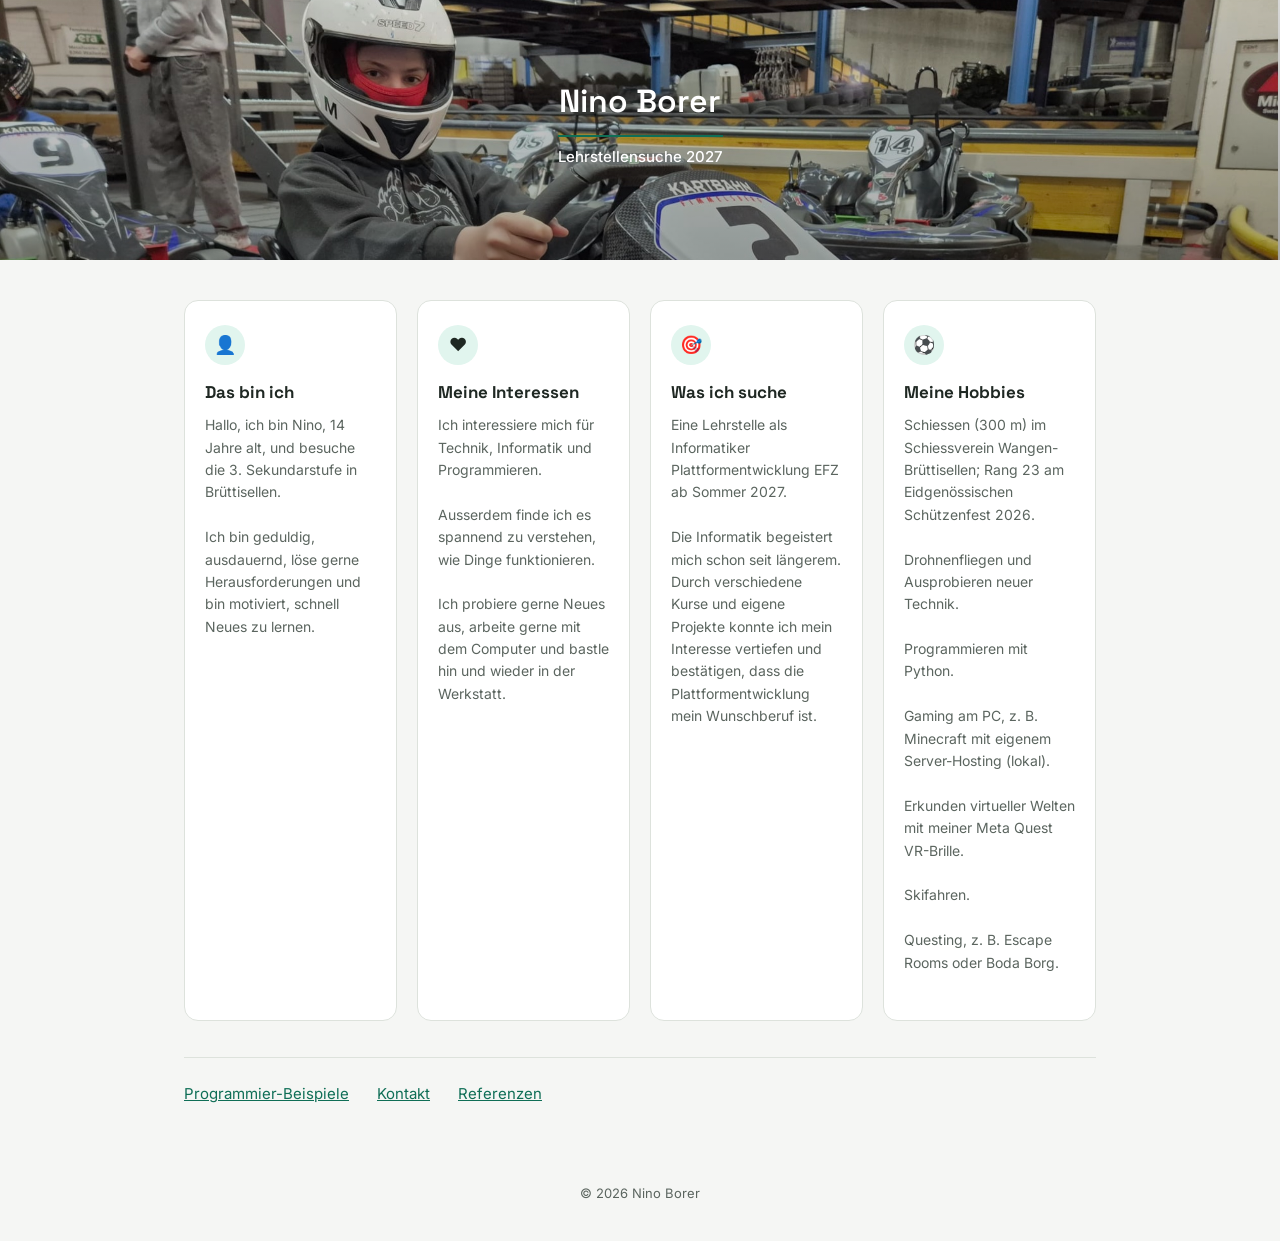
<file: index.html>
<!DOCTYPE html>
<html lang="de">
<head>
<meta charset="UTF-8">
<meta name="viewport" content="width=device-width, initial-scale=1.0">
<title>Nino Borer – Lehrstellensuche 2027</title>
<meta name="description" content="Nino Borer sucht eine Lehrstelle 2027 – Kurzprofil, Interessen und Kontakt.">
<link rel="preconnect" href="https://fonts.googleapis.com">
<link rel="preconnect" href="https://fonts.gstatic.com" crossorigin>
<link href="https://fonts.googleapis.com/css2?family=Space+Grotesk:wght@500;600&family=Inter:wght@400;500&display=swap" rel="stylesheet">
<link rel="stylesheet" href="style.css">
</head>
<body data-page="home">

<header class="banner">
  <img src="assets/foto-nino.jpg" alt="Foto von Nino Borer" class="banner-photo" data-field="photo">
  <div class="banner-overlay">
    <h1 class="banner-name" data-field="name">Nino Borer</h1>
    <p class="banner-tag" data-field="tagline">Lehrstellensuche 2027</p>
  </div>
</header>

<main class="content">

  <section class="cards" aria-label="Kurzprofil" data-field="cards"></section>

  <nav class="links" aria-label="Weitere Bereiche">
    <a href="beispiele.html">Programmier-Beispiele</a>
    <a href="kontakt.html">Kontakt</a>
    <a href="referenzen.html">Referenzen</a>
  </nav>

</main>

<footer class="footer">
  <p>&copy; 2026 Nino Borer</p>
</footer>

<script src="js/render.js"></script>
</body>
</html>
</file>
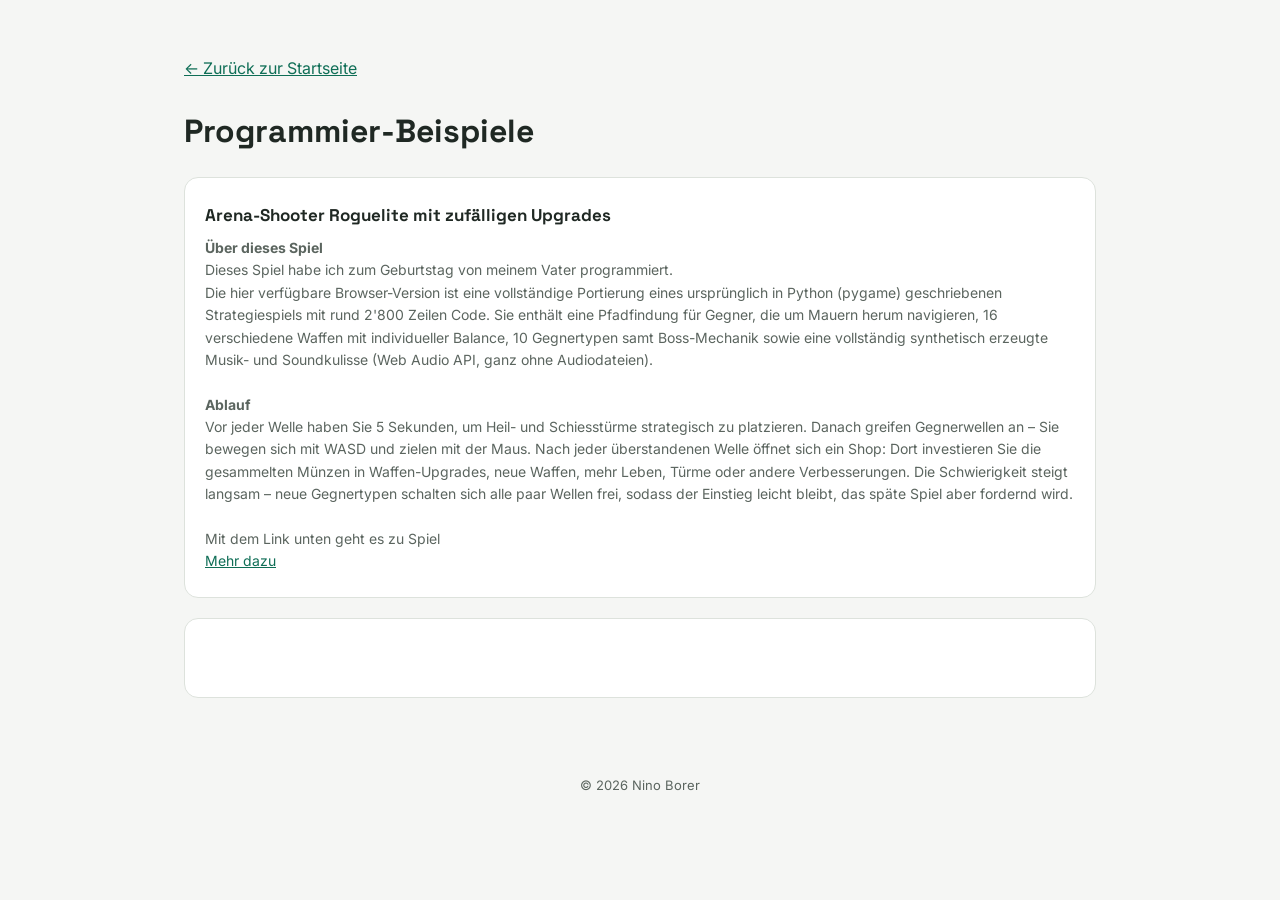
<file: beispiele.html>
<!DOCTYPE html>
<html lang="de">
<head>
<meta charset="UTF-8">
<meta name="viewport" content="width=device-width, initial-scale=1.0">
<title>Programmier-Beispiele – Nino Borer</title>
<link rel="preconnect" href="https://fonts.googleapis.com">
<link rel="preconnect" href="https://fonts.gstatic.com" crossorigin>
<link href="https://fonts.googleapis.com/css2?family=Space+Grotesk:wght@500;600&family=Inter:wght@400;500&display=swap" rel="stylesheet">
<link rel="stylesheet" href="style.css">
</head>
<body data-page="beispiele">

<main class="content">
  <p><a href="index.html">&larr; Zurück zur Startseite</a></p>
  <h1 style="margin-top:24px;">Programmier-Beispiele</h1>
  <div class="cards" style="grid-template-columns: 1fr; margin-top:20px;" data-field="list"></div>
</main>

<footer class="footer"><p>&copy; 2026 Nino Borer</p></footer>
<script src="js/render.js"></script>
</body>
</html>
</file>
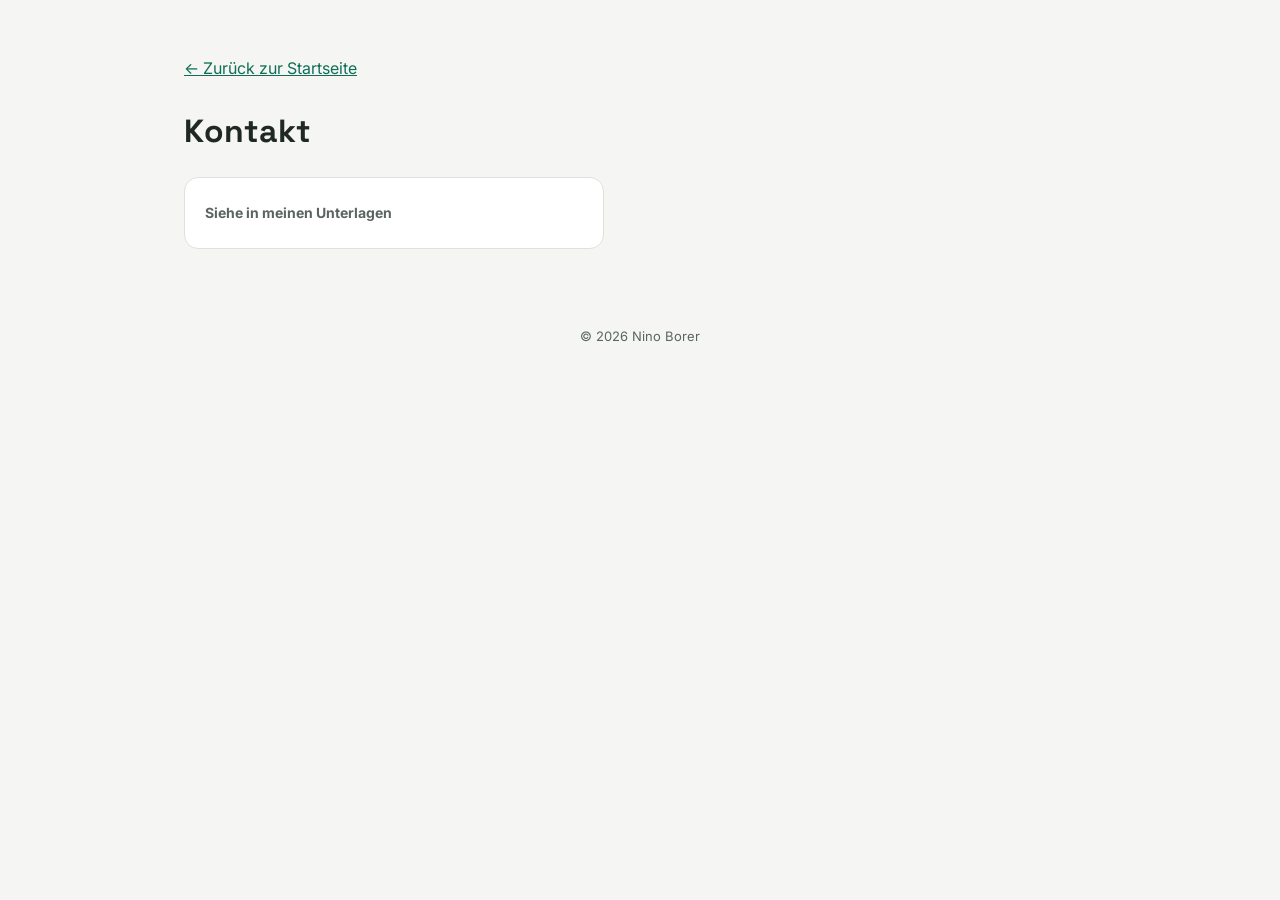
<file: kontakt.html>
<!DOCTYPE html>
<html lang="de">
<head>
<meta charset="UTF-8">
<meta name="viewport" content="width=device-width, initial-scale=1.0">
<title>Kontakt – Nino Borer</title>
<link rel="preconnect" href="https://fonts.googleapis.com">
<link rel="preconnect" href="https://fonts.gstatic.com" crossorigin>
<link href="https://fonts.googleapis.com/css2?family=Space+Grotesk:wght@500;600&family=Inter:wght@400;500&display=swap" rel="stylesheet">
<link rel="stylesheet" href="style.css">
</head>
<body data-page="kontakt">

<main class="content">
  <p><a href="index.html">&larr; Zurück zur Startseite</a></p>
  <h1 style="margin-top:24px;">Kontakt</h1>
  <div class="card" style="margin-top:20px; max-width:420px;" data-field="kontakt-html"></div>

  <div data-field="cv-section">
    <h2 style="margin-top:32px; font-size:17px;">Lebenslauf</h2>
    <div data-field="cv-html" style="font-size:14px; color:var(--ink-muted);"></div>
    <p><a href="#" data-field="cv-link">Lebenslauf als PDF herunterladen</a></p>
  </div>
</main>

<footer class="footer"><p>&copy; 2026 Nino Borer</p></footer>
<script src="js/render.js"></script>
</body>
</html>
</file>
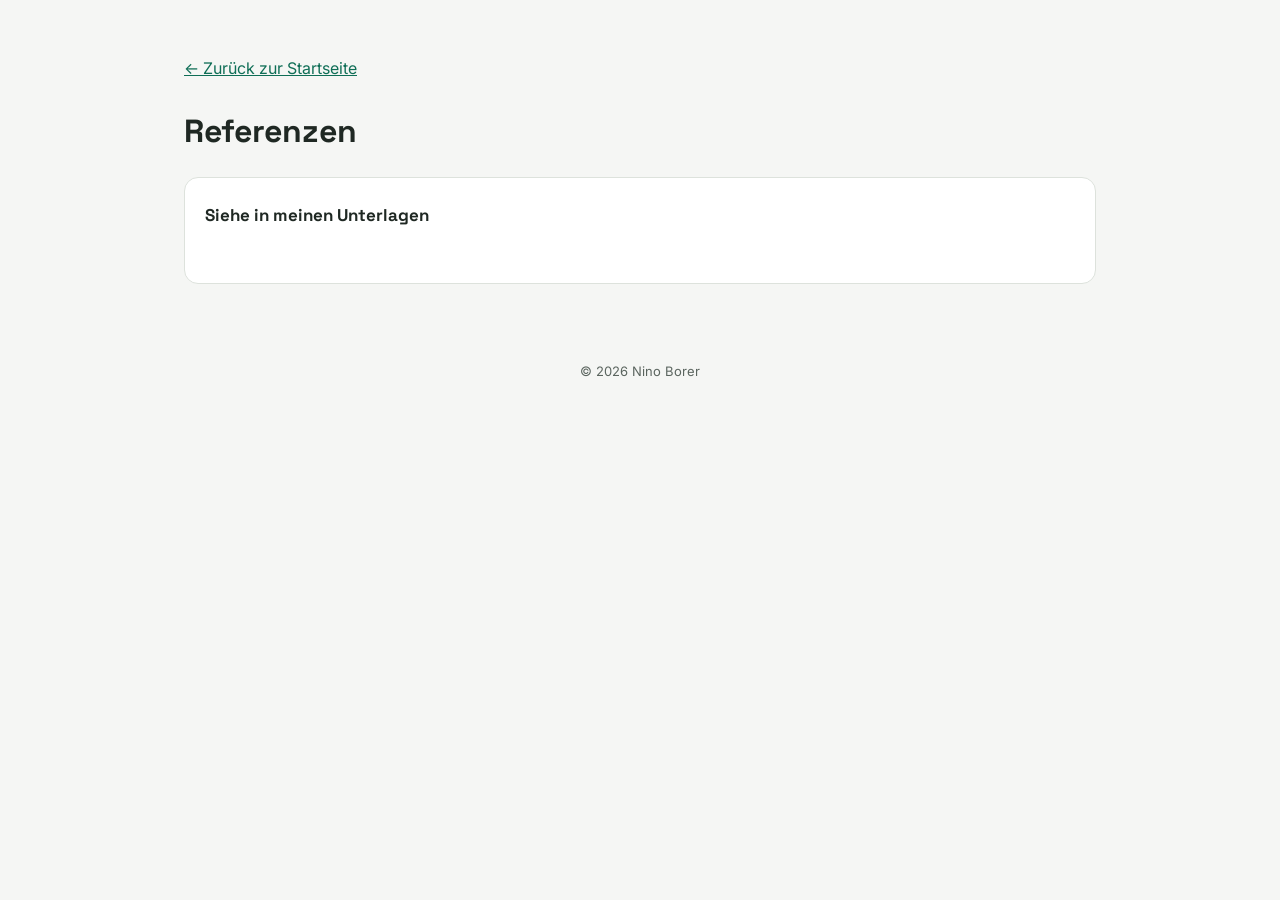
<file: referenzen.html>
<!DOCTYPE html>
<html lang="de">
<head>
<meta charset="UTF-8">
<meta name="viewport" content="width=device-width, initial-scale=1.0">
<title>Referenzen – Nino Borer</title>
<link rel="preconnect" href="https://fonts.googleapis.com">
<link rel="preconnect" href="https://fonts.gstatic.com" crossorigin>
<link href="https://fonts.googleapis.com/css2?family=Space+Grotesk:wght@500;600&family=Inter:wght@400;500&display=swap" rel="stylesheet">
<link rel="stylesheet" href="style.css">
</head>
<body data-page="referenzen">

<main class="content">
  <p><a href="index.html">&larr; Zurück zur Startseite</a></p>
  <h1 style="margin-top:24px;">Referenzen</h1>
  <div class="cards" style="grid-template-columns: 1fr; margin-top:20px;" data-field="list"></div>
</main>

<footer class="footer"><p>&copy; 2026 Nino Borer</p></footer>
<script src="js/render.js"></script>
</body>
</html>
</file>
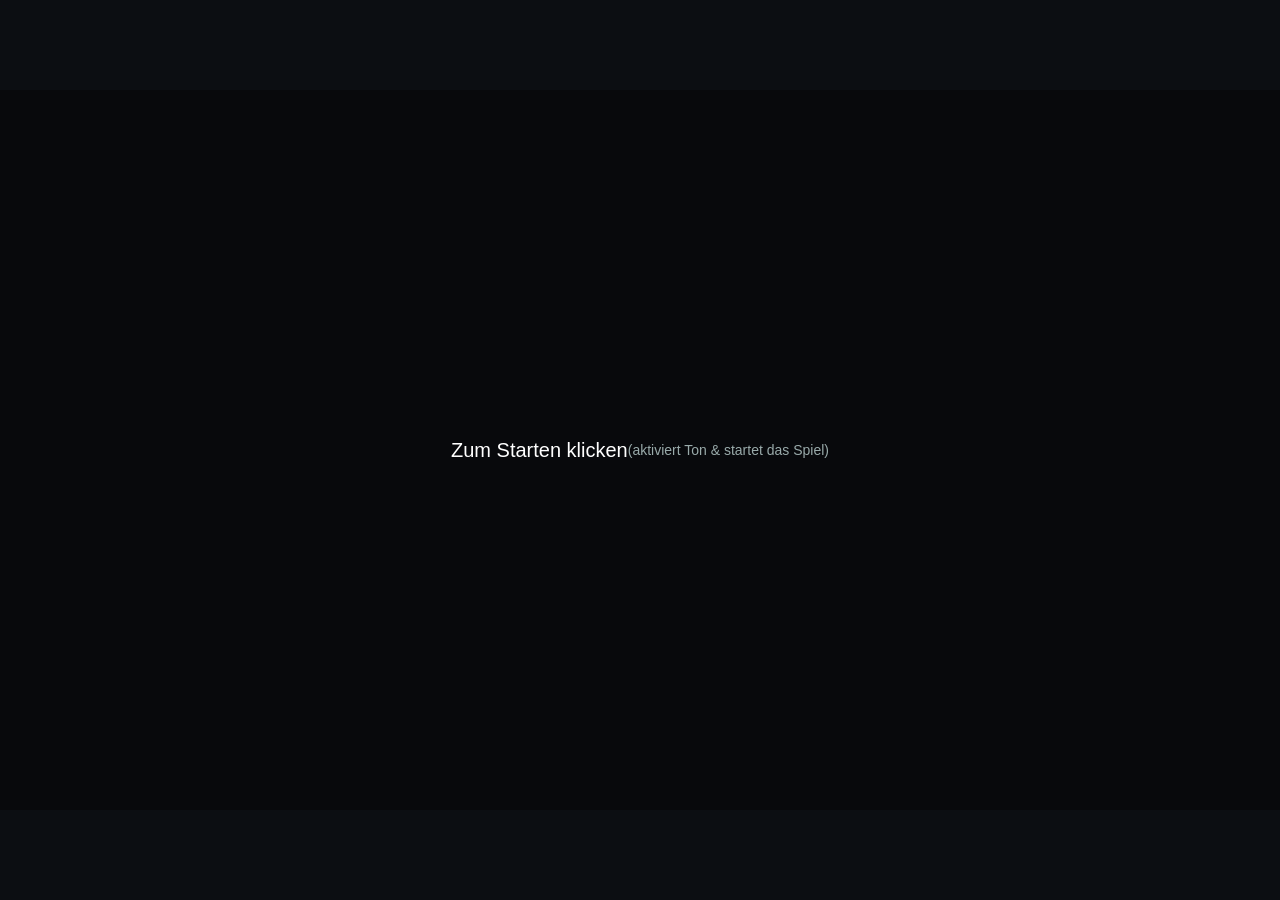
<file: assets/Happy_Birthday_Papi_Browser.html>
<!DOCTYPE html>
<html lang="de">
<head>
<meta charset="UTF-8">
<meta name="viewport" content="width=device-width, initial-scale=1.0">
<title>Happy Birthday Papi &lt;3</title>
<style>
  html, body {
    margin: 0; padding: 0; background: #0c0e12; height: 100%; overflow: hidden;
    font-family: Arial, Helvetica, sans-serif;
    display: flex; justify-content: center; align-items: center;
  }
  #wrap { position: relative; }
  canvas { background: #0c0e12; display: block; cursor: crosshair; }
  #startOverlay {
    position: absolute; inset: 0; display: flex; align-items: center; justify-content: center;
    color: #fff; font-size: 20px; text-align: center; background: rgba(0,0,0,0.35);
    cursor: pointer;
  }
</style>
</head>
<body>
<div id="wrap">
  <canvas id="game" width="1280" height="720"></canvas>
  <div id="startOverlay">Zum Starten klicken<br><span style="font-size:14px;color:#9aa">(aktiviert Ton &amp; startet das Spiel)</span></div>
</div>
<script>
"use strict";

// ============================================================
// EINSTELLUNGEN
// ============================================================
const WIDTH = 1280, HEIGHT = 720;
const TITLE = "Happy Birthday Papi <3";

const BG = [12, 14, 18];
const GRID = [24, 27, 34];
const WHITE = [245, 245, 245];
const BLACK = [8, 8, 10];
const RED = [235, 55, 65];
const GREEN = [70, 220, 120];
const BLUE = [80, 150, 255];
const YELLOW = [255, 210, 70];
const ORANGE = [255, 145, 65];
const PURPLE = [180, 95, 255];
const CYAN = [70, 225, 235];
const GRAY = [115, 120, 132];
const DARK_GRAY = [48, 52, 62];
const PINK = [255, 95, 190];
const DEEP_ORANGE = [255, 75, 35];
const BOSS_PURPLE = [210, 55, 255];

const PLAYER_SIZE = 34;

function rgb(c){ return `rgb(${c[0]},${c[1]},${c[2]})`; }
function rgba(c,a){ return `rgba(${c[0]},${c[1]},${c[2]},${a})`; }

const WEAPONS = [
  {name:"Pistole", damage:18, fireDelay:0.30, bulletSpeed:760, projectiles:1, spreadDeg:0, bulletSize:5, color:WHITE, tier:1},
  {name:"Doppelpistole", damage:13, fireDelay:0.24, bulletSpeed:780, projectiles:2, spreadDeg:7, bulletSize:4, color:CYAN, tier:1},

  {name:"Maschinenpistole", damage:10, fireDelay:0.095, bulletSpeed:820, projectiles:1, spreadDeg:6, bulletSize:4, color:CYAN, tier:2},
  {name:"Burst-Pistole", damage:9, fireDelay:0.22, bulletSpeed:840, projectiles:3, spreadDeg:10, bulletSize:4, color:YELLOW, tier:2},

  {name:"Schrotflinte", damage:12, fireDelay:0.66, bulletSpeed:680, projectiles:7, spreadDeg:28, bulletSize:4, color:ORANGE, tier:3},
  {name:"Schwerer Revolver", damage:38, fireDelay:0.48, bulletSpeed:900, projectiles:1, spreadDeg:1, bulletSize:6, color:RED, tier:3},

  {name:"Sturmgewehr", damage:23, fireDelay:0.17, bulletSpeed:930, projectiles:1, spreadDeg:3, bulletSize:5, color:YELLOW, tier:4},
  {name:"Kampfgewehr", damage:34, fireDelay:0.28, bulletSpeed:980, projectiles:1, spreadDeg:1, bulletSize:6, color:WHITE, tier:4},

  {name:"Leichtes MG", damage:16, fireDelay:0.085, bulletSpeed:940, projectiles:1, spreadDeg:5, bulletSize:5, color:ORANGE, tier:5},
  {name:"Auto-Schrotflinte", damage:10, fireDelay:0.31, bulletSpeed:730, projectiles:8, spreadDeg:31, bulletSize:4, color:RED, tier:5},

  {name:"Minigun", damage:10, fireDelay:0.043, bulletSpeed:1000, projectiles:1, spreadDeg:8, bulletSize:4, color:PURPLE, tier:6},
  {name:"Laserkarabiner", damage:31, fireDelay:0.13, bulletSpeed:1180, projectiles:1, spreadDeg:0, bulletSize:4, color:CYAN, tier:6},

  {name:"Plasmagewehr", damage:44, fireDelay:0.18, bulletSpeed:950, projectiles:1, spreadDeg:2, bulletSize:8, color:GREEN, tier:7},
  {name:"Gauss-Kanone", damage:92, fireDelay:0.62, bulletSpeed:1450, projectiles:1, spreadDeg:0, bulletSize:7, color:WHITE, tier:8},
  {name:"Sternenwerfer", damage:34, fireDelay:0.22, bulletSpeed:1050, projectiles:5, spreadDeg:18, bulletSize:6, color:PURPLE, tier:9},
  {name:"Geburtstags-Blaster", damage:58, fireDelay:0.095, bulletSpeed:1300, projectiles:3, spreadDeg:7, bulletSize:7, color:YELLOW, tier:10},
];

const UPGRADE_POOL = [
  ["Mehr Schaden", "+18 % Waffenschaden", "damage", 18],
  ["Schneller feuern", "+14 % Feuerrate", "fire_rate", 18],
  ["Mehr Leben", "+25 maximales Leben", "max_hp", 20],
  ["Regeneration", "+1 Leben pro Sekunde", "regeneration", 24],
  ["Schnellere Beine", "+10 % Bewegungstempo", "speed", 18],
  ["Schnellere Kugeln", "+18 % Projektiltempo", "bullet_speed", 14],
  ["Rüstung", "10 % weniger Schaden", "armor", 24],
  ["Glück", "Höhere Waffen-Chance im Shop", "luck", 20],
  ["Münzbonus", "+15 % Münzen von Gegnern", "coin_gain", 22],
  ["Heilturm", "Schaltet 1 Heilturm pro Welle frei [E]", "heal_turret", 32],
  ["Schiessturm", "Schaltet 1 Auto-Turm pro Welle frei [Q]", "gun_turret", 38],
];

// ============================================================
// HILFSFUNKTIONEN
// ============================================================
function clamp(value, minimum, maximum){ return Math.max(minimum, Math.min(value, maximum)); }
function randUniform(a,b){ return a + Math.random()*(b-a); }
function randInt(min,max){ return Math.floor(Math.random()*(max-min+1))+min; }
function degToRad(d){ return d*Math.PI/180; }
function choice(arr){ return arr[Math.floor(Math.random()*arr.length)]; }
function shuffleArr(arr){
  for(let i=arr.length-1;i>0;i--){
    const j=Math.floor(Math.random()*(i+1));
    [arr[i],arr[j]]=[arr[j],arr[i]];
  }
  return arr;
}
function weightedChoice(items, weights){
  const total = weights.reduce((a,b)=>a+b,0);
  let r = Math.random()*total;
  for(let i=0;i<items.length;i++){
    r -= weights[i];
    if(r<=0) return items[i];
  }
  return items[items.length-1];
}

class Vec2 {
  constructor(x=0,y=0){ this.x=x; this.y=y; }
  clone(){ return new Vec2(this.x,this.y); }
  add(v){ return new Vec2(this.x+v.x, this.y+v.y); }
  sub(v){ return new Vec2(this.x-v.x, this.y-v.y); }
  scale(s){ return new Vec2(this.x*s, this.y*s); }
  length(){ return Math.hypot(this.x,this.y); }
  lengthSq(){ return this.x*this.x + this.y*this.y; }
  normalize(){ const l=this.length(); return l>0 ? new Vec2(this.x/l,this.y/l) : new Vec2(0,0); }
  distanceTo(v){ return Math.hypot(this.x-v.x, this.y-v.y); }
  distanceSqTo(v){ const dx=this.x-v.x, dy=this.y-v.y; return dx*dx+dy*dy; }
  rotate(deg){
    const r = degToRad(deg);
    const cos = Math.cos(r), sin = Math.sin(r);
    return new Vec2(this.x*cos - this.y*sin, this.x*sin + this.y*cos);
  }
}

function rectsCollide(a,b){
  return a.x < b.x+b.w && a.x+a.w > b.x && a.y < b.y+b.h && a.y+a.h > b.y;
}
function inflateRect(r, dx, dy){
  return {x:r.x-dx/2, y:r.y-dy/2, w:r.w+dx, h:r.h+dy};
}
function rectContainsPoint(r,x,y){
  return x>=r.x && x<=r.x+r.w && y>=r.y && y<=r.y+r.h;
}
function pointHitsWall(point, walls){
  return walls.some(w=>rectContainsPoint(w, point.x, point.y));
}

function moveRectWithWalls(position, size, movement, walls){
  position.x += movement.x;
  let rect = {x:Math.round(position.x), y:Math.round(position.y), w:size, h:size};
  for(const wall of walls){
    if(rectsCollide(rect, wall)){
      if(movement.x > 0) rect.x = wall.x - size;
      else if(movement.x < 0) rect.x = wall.x + wall.w;
      position.x = rect.x;
    }
  }

  position.y += movement.y;
  rect = {x:Math.round(position.x), y:Math.round(position.y), w:size, h:size};
  for(const wall of walls){
    if(rectsCollide(rect, wall)){
      if(movement.y > 0) rect.y = wall.y - size;
      else if(movement.y < 0) rect.y = wall.y + wall.h;
      position.y = rect.y;
    }
  }

  position.x = clamp(position.x, 0, WIDTH - size);
  position.y = clamp(position.y, 0, HEIGHT - size);
  return {x:Math.round(position.x), y:Math.round(position.y), w:size, h:size};
}

function randomSpawnPosition(size, walls, playerCenter){
  for(let i=0;i<100;i++){
    const side = choice(["top","bottom","left","right"]);
    const margin = 18;
    let x,y;
    if(side==="top"){ x=randInt(20, WIDTH-size-20); y=margin; }
    else if(side==="bottom"){ x=randInt(20, WIDTH-size-20); y=HEIGHT-size-margin; }
    else if(side==="left"){ x=margin; y=randInt(20, HEIGHT-size-20); }
    else { x=WIDTH-size-margin; y=randInt(20, HEIGHT-size-20); }

    const rect = {x,y,w:size,h:size};
    const center = new Vec2(x+size/2, y+size/2);
    const farEnough = center.distanceTo(playerCenter) > 300;
    const collides = walls.some(w=>rectsCollide(rect, inflateRect(w,15,15)));
    if(farEnough && !collides) return new Vec2(x,y);
  }
  return new Vec2(30,30);
}

const ENEMY_UNLOCK_WAVES = {
  normal:1, fast:2, tank:3, shooter:4, charger:5,
  shielded:6, sniper:7, healer:8, zigzag:9, bomber:10,
};
const ENEMY_BASE_WEIGHTS = {
  normal:8.0, fast:5.0, tank:3.5, shooter:3.8, charger:3.0,
  shielded:2.8, sniper:2.5, healer:2.0, zigzag:3.0, bomber:2.4,
};

function chooseEnemyKind(wave){
  const available = Object.keys(ENEMY_UNLOCK_WAVES).filter(k => wave >= ENEMY_UNLOCK_WAVES[k]);
  const weights = available.map(kind=>{
    let weight = ENEMY_BASE_WEIGHTS[kind];
    if(kind==="normal") weight *= Math.max(0.42, 1.0 - wave*0.025);
    const age = wave - ENEMY_UNLOCK_WAVES[kind];
    weight *= Math.min(1.35, 0.70 + age*0.08);
    return weight;
  });
  return weightedChoice(available, weights);
}

function ccw(a,b,c){ return (b.x-a.x)*(c.y-a.y) - (b.y-a.y)*(c.x-a.x); }
function onSegment(a,b,p){
  return Math.min(a.x,b.x)<=p.x && p.x<=Math.max(a.x,b.x) && Math.min(a.y,b.y)<=p.y && p.y<=Math.max(a.y,b.y);
}
function segmentsIntersect(p1,p2,p3,p4){
  const d1=ccw(p3,p4,p1), d2=ccw(p3,p4,p2), d3=ccw(p1,p2,p3), d4=ccw(p1,p2,p4);
  if(((d1>0&&d2<0)||(d1<0&&d2>0)) && ((d3>0&&d4<0)||(d3<0&&d4>0))) return true;
  if(d1===0 && onSegment(p3,p4,p1)) return true;
  if(d2===0 && onSegment(p3,p4,p2)) return true;
  if(d3===0 && onSegment(p1,p2,p3)) return true;
  if(d4===0 && onSegment(p1,p2,p4)) return true;
  return false;
}
function segmentIntersectsRect(p1,p2,rect){
  if(rectContainsPoint(rect,p1.x,p1.y) || rectContainsPoint(rect,p2.x,p2.y)) return true;
  const corners = [
    {x:rect.x,y:rect.y}, {x:rect.x+rect.w,y:rect.y},
    {x:rect.x+rect.w,y:rect.y+rect.h}, {x:rect.x,y:rect.y+rect.h}
  ];
  for(let i=0;i<4;i++){
    if(segmentsIntersect(p1,p2,corners[i],corners[(i+1)%4])) return true;
  }
  return false;
}
function lineClear(start, end, walls, clearance=0){
  const padding = Math.max(0, clearance*2);
  for(const wall of walls){
    const obstacle = inflateRect(wall, padding, padding);
    if(segmentIntersectsRect(start,end,obstacle)) return false;
  }
  return true;
}

class MinHeap {
  constructor(){ this.data=[]; }
  isEmpty(){ return this.data.length===0; }
  push(item){ this.data.push(item); this._siftUp(this.data.length-1); }
  pop(){
    const top=this.data[0];
    const last=this.data.pop();
    if(this.data.length>0){ this.data[0]=last; this._siftDown(0); }
    return top;
  }
  _less(a,b){ return a[0]<b[0] || (a[0]===b[0] && a[1]<b[1]); }
  _siftUp(i){
    while(i>0){
      const p=(i-1)>>1;
      if(this._less(this.data[i], this.data[p])){
        [this.data[i],this.data[p]]=[this.data[p],this.data[i]]; i=p;
      } else break;
    }
  }
  _siftDown(i){
    const n=this.data.length;
    while(true){
      let l=2*i+1, r=2*i+2, smallest=i;
      if(l<n && this._less(this.data[l], this.data[smallest])) smallest=l;
      if(r<n && this._less(this.data[r], this.data[smallest])) smallest=r;
      if(smallest===i) break;
      [this.data[i],this.data[smallest]]=[this.data[smallest],this.data[i]];
      i=smallest;
    }
  }
}

class NavigationGrid {
  constructor(walls, cellSize=36){
    this.walls = walls;
    this.cellSize = cellSize;
    this.columns = Math.ceil(WIDTH/cellSize);
    this.rows = Math.ceil(HEIGHT/cellSize);
    this.walkableCache = new Map();
  }
  cellFromPosition(pos){
    const column = clamp(Math.floor(pos.x/this.cellSize), 0, this.columns-1);
    const row = clamp(Math.floor(pos.y/this.cellSize), 0, this.rows-1);
    return [column, row];
  }
  cellCenter(cell){
    return new Vec2(cell[0]*this.cellSize + this.cellSize/2, cell[1]*this.cellSize + this.cellSize/2);
  }
  isWalkable(cell, entitySize){
    const [column,row] = cell;
    if(!(column>=0 && column<this.columns && row>=0 && row<this.rows)) return false;
    const key = Math.round(entitySize)+"_"+column+"_"+row;
    if(this.walkableCache.has(key)) return this.walkableCache.get(key);

    const center = this.cellCenter(cell);
    const testSize = Math.round(entitySize) + 8;
    const testRect = {x:Math.round(center.x-testSize/2), y:Math.round(center.y-testSize/2), w:testSize, h:testSize};

    let walkable = testRect.x>=0 && testRect.x+testRect.w<=WIDTH && testRect.y>=0 && testRect.y+testRect.h<=HEIGHT;
    if(walkable){
      for(const wall of this.walls){
        if(rectsCollide(testRect, wall)){ walkable=false; break; }
      }
    }
    this.walkableCache.set(key, walkable);
    return walkable;
  }
  nearestWalkable(wantedCell, entitySize){
    if(this.isWalkable(wantedCell, entitySize)) return wantedCell;
    const [startColumn, startRow] = wantedCell;
    for(let radius=1; radius<8; radius++){
      let candidates = [];
      for(let offset=-radius; offset<=radius; offset++){
        candidates.push([startColumn+offset, startRow-radius]);
        candidates.push([startColumn+offset, startRow+radius]);
        candidates.push([startColumn-radius, startRow+offset]);
        candidates.push([startColumn+radius, startRow+offset]);
      }
      shuffleArr(candidates);
      for(const cell of candidates){
        if(this.isWalkable(cell, entitySize)) return cell;
      }
    }
    return null;
  }
  findPath(startPosition, goalPosition, entitySize){
    const start = this.nearestWalkable(this.cellFromPosition(startPosition), entitySize);
    const goal = this.nearestWalkable(this.cellFromPosition(goalPosition), entitySize);
    if(!start || !goal || (start[0]===goal[0] && start[1]===goal[1])) return [];

    const directions = [
      [-1,0,1.0],[1,0,1.0],[0,-1,1.0],[0,1,1.0],
      [-1,-1,1.414],[1,-1,1.414],[-1,1,1.414],[1,1,1.414],
    ];
    const heuristic = (cell)=>{
      const dx=Math.abs(cell[0]-goal[0]), dy=Math.abs(cell[1]-goal[1]);
      return Math.max(dx,dy) + 0.414*Math.min(dx,dy);
    };
    const key = (c)=>c[0]+","+c[1];

    const openHeap = new MinHeap();
    openHeap.push([heuristic(start), 0.0, start]);
    const cameFrom = new Map();
    const bestCost = new Map(); bestCost.set(key(start), 0.0);
    const closed = new Set();

    while(!openHeap.isEmpty()){
      const [, currentCost, current] = openHeap.pop();
      const ck = key(current);
      if(closed.has(ck)) continue;
      if(current[0]===goal[0] && current[1]===goal[1]) break;
      closed.add(ck);

      for(const [dx,dy,movementCost] of directions){
        const neighbor = [current[0]+dx, current[1]+dy];
        if(!this.isWalkable(neighbor, entitySize)) continue;

        if(dx!==0 && dy!==0){
          const sideA=[current[0]+dx, current[1]];
          const sideB=[current[0], current[1]+dy];
          if(!(this.isWalkable(sideA, entitySize) && this.isWalkable(sideB, entitySize))) continue;
        }

        const nk = key(neighbor);
        const newCost = currentCost + movementCost;
        if(newCost >= (bestCost.has(nk) ? bestCost.get(nk) : Infinity)) continue;

        bestCost.set(nk, newCost);
        cameFrom.set(nk, current);
        openHeap.push([newCost + heuristic(neighbor), newCost, neighbor]);
      }
    }

    if(!cameFrom.has(key(goal))) return [];

    let cells = [];
    let current = goal;
    while(!(current[0]===start[0] && current[1]===start[1])){
      cells.push(current);
      current = cameFrom.get(key(current));
    }
    cells.reverse();

    const points = cells.map(c=>this.cellCenter(c));
    const simplified = [];
    let previousDirection = null;
    let previousPoint = startPosition.clone();

    for(const point of points){
      const step = point.sub(previousPoint);
      const direction = [
        Math.round(step.x / Math.max(Math.abs(step.x),1)),
        Math.round(step.y / Math.max(Math.abs(step.y),1)),
      ];
      if(previousDirection && direction[0]===previousDirection[0] && direction[1]===previousDirection[1]){
        simplified[simplified.length-1] = point;
      } else {
        simplified.push(point);
      }
      previousDirection = direction;
      previousPoint = point;
    }
    return simplified;
  }
}

// ============================================================
// AUDIO (Web Audio API statt pygame.mixer)
// ============================================================
const AUDIO_SAMPLE_RATE = 22050;

function mulberry32(seed){
  let s = seed >>> 0;
  return function(){
    s |= 0; s = (s + 0x6D2B79F5) | 0;
    let t = Math.imul(s ^ (s >>> 15), 1 | s);
    t = (t + Math.imul(t ^ (t >>> 7), 61 | t)) ^ t;
    return ((t ^ (t >>> 14)) >>> 0) / 4294967296;
  };
}
function clampAudio(v){ return Math.max(-1, Math.min(1, v)); }

function createBuffer(ctx, duration, generator){
  const frameCount = Math.max(1, Math.floor(AUDIO_SAMPLE_RATE * duration));
  const buffer = ctx.createBuffer(2, frameCount, AUDIO_SAMPLE_RATE);
  const left = buffer.getChannelData(0), right = buffer.getChannelData(1);
  for(let frame=0; frame<frameCount; frame++){
    const t = frame / AUDIO_SAMPLE_RATE;
    const [l,r] = generator(t, frame);
    left[frame] = clampAudio(l);
    right[frame] = clampAudio(r);
  }
  return buffer;
}

function chirpBuffer(ctx, duration, startFrequency, endFrequency, volume, noise=0.0, secondHarmonic=0.0, pan=0.0, seed=1){
  const rng = mulberry32(seed);
  let phase = 0.0, previousFrame = -1;
  return createBuffer(ctx, duration, (t, frame)=>{
    if(frame !== previousFrame){
      const progress = Math.min(1.0, t/duration);
      const frequency = startFrequency + (endFrequency - startFrequency) * progress;
      phase += 2*Math.PI*frequency/AUDIO_SAMPLE_RATE;
      previousFrame = frame;
    }
    const attack = Math.min(1.0, t/0.008);
    const release = Math.pow(Math.max(0.0, 1.0 - t/duration), 2.2);
    const envelope = attack*release;

    let value = Math.sin(phase);
    value += secondHarmonic * Math.sin(phase*2.0);
    if(noise > 0) value += (rng()*2.0-1.0)*noise;
    value *= volume*envelope;

    const leftGain = 1.0 - Math.max(0.0, pan);
    const rightGain = 1.0 + Math.min(0.0, pan);
    return [value*leftGain, value*rightGain];
  });
}

function notesBuffer(ctx, duration, noteList, volume=1.0, seed=2){
  const rng = mulberry32(seed);
  return createBuffer(ctx, duration, (t)=>{
    let left=0.0, right=0.0;
    for(const [start,length,frequency,strength,pan] of noteList){
      const localT = t - start;
      if(localT < 0 || localT > length) continue;
      const attack = Math.min(1.0, localT/0.012);
      const release = Math.pow(Math.max(0.0, 1.0 - localT/length), 1.8);
      const envelope = attack*release;
      const phase = 2*Math.PI*frequency*localT;
      let value = Math.sin(phase) + 0.24*Math.sin(phase*2) + 0.08*Math.sin(phase*3);
      value *= strength*envelope*volume;
      left += value*(1.0 - Math.max(0.0, pan));
      right += value*(1.0 + Math.min(0.0, pan));
    }
    const texture = (rng()*2.0-1.0)*0.002;
    return [left+texture, right+texture];
  });
}

function buildMusicBuffer(ctx){
  const bpm = 126.0, beat = 60.0/bpm, step = beat/2.0, totalSteps = 64;
  const duration = totalSteps*step;
  const rng = mulberry32(20260805);
  const chordData = [
    [65.41, [261.63,311.13,392.00]],
    [51.91, [207.65,261.63,311.13]],
    [77.78, [311.13,392.00,466.16]],
    [58.27, [233.08,293.66,349.23]],
  ];
  const arpeggio = [0,1,2,1,0,2,1,2];

  return createBuffer(ctx, duration, (t)=>{
    const stepIndex = Math.floor(t/step);
    const localStep = t - stepIndex*step;
    const beatIndex = Math.floor(t/beat);
    const localBeat = t - beatIndex*beat;

    const chordIndex = Math.floor(stepIndex/8) % chordData.length;
    const [bassFrequency, chord] = chordData[chordIndex];
    const noteFrequency = chord[arpeggio[stepIndex%8]];

    const noteEnvelope = Math.min(1.0, localStep/0.018) * Math.pow(Math.max(0.0, 1.0-localStep/step), 1.8);
    const bassEnvelope = Math.min(1.0, localBeat/0.025) * Math.pow(Math.max(0.0, 1.0-localBeat/beat), 1.3);

    const arpeggioWave = (Math.sin(2*Math.PI*noteFrequency*t) + 0.22*Math.sin(2*Math.PI*noteFrequency*2*t)) * 0.105 * noteEnvelope;
    const bassWave = (Math.sin(2*Math.PI*bassFrequency*t) + 0.30*Math.sin(2*Math.PI*bassFrequency*2*t)) * 0.16 * bassEnvelope;

    let padLeft=0.0, padRight=0.0;
    for(let noteNumber=0; noteNumber<chord.length; noteNumber++){
      const frequency = chord[noteNumber];
      const slowMotion = 1.0 + 0.0025*Math.sin(2*Math.PI*(0.07+noteNumber*0.013)*t);
      padLeft += Math.sin(2*Math.PI*frequency*slowMotion*t);
      padRight += Math.sin(2*Math.PI*frequency*(2.0-slowMotion)*t);
    }
    padLeft *= 0.024; padRight *= 0.024;

    let kick = 0.0;
    if(localBeat < 0.18){
      const kickFrequency = 105.0 - 65.0*(localBeat/0.18);
      kick = Math.sin(2*Math.PI*kickFrequency*localBeat) * Math.exp(-localBeat*20.0) * 0.30;
    }
    let snare = 0.0;
    if((beatIndex%4===1 || beatIndex%4===3) && localBeat < 0.16){
      snare = (rng()*2.0-1.0) * Math.exp(-localBeat*24.0) * 0.105;
    }
    const hiHat = (rng()*2.0-1.0) * Math.exp(-localStep*58.0) * 0.042;

    const pan = stepIndex%2===0 ? -0.30 : 0.30;
    const arpLeft = arpeggioWave*(1.0 - Math.max(0.0, pan));
    const arpRight = arpeggioWave*(1.0 + Math.min(0.0, pan));

    let left = padLeft + bassWave + kick + snare + hiHat + arpLeft;
    let right = padRight + bassWave + kick + snare + hiHat + arpRight;

    const edge = Math.min(t, duration - t);
    if(edge < 0.012){
      const fade = Math.max(0.0, edge/0.012);
      left *= fade; right *= fade;
    }
    return [left, right];
  });
}

class AudioManager {
  constructor(){
    this.ctx = null;
    this.available = false;
    this.sfxEnabled = true;
    this.musicEnabled = true;
    this.sounds = {};
    this.lastPlayed = {};
    this.musicBuffer = null;
    this.musicSource = null;
    this.musicGain = null;
  }
  init(){
    if(this.ctx) return;
    try {
      this.ctx = new (window.AudioContext || window.webkitAudioContext)();
      this.available = true;
      this._buildEffects();
      this.musicBuffer = buildMusicBuffer(this.ctx);
      this.musicGain = this.ctx.createGain();
      this.musicGain.gain.value = 0.26;
      this.musicGain.connect(this.ctx.destination);
    } catch(e){
      this.available = false;
    }
  }
  _buildEffects(){
    const c = this.ctx;
    this.sounds.shoot_light = chirpBuffer(c, 0.085, 680, 190, 0.42, 0.20, 0.25, -0.08, 10);
    this.sounds.shoot_auto = chirpBuffer(c, 0.050, 920, 300, 0.30, 0.18, 0.20, 0.08, 11);
    this.sounds.shoot_heavy = chirpBuffer(c, 0.180, 230, 62, 0.62, 0.35, 0.48, 0.0, 12);
    this.sounds.shoot_laser = chirpBuffer(c, 0.125, 1450, 390, 0.38, 0.04, 0.45, 0.12, 13);
    this.sounds.hit = chirpBuffer(c, 0.055, 310, 110, 0.25, 0.58, 0.15, 0.0, 14);
    this.sounds.hurt = chirpBuffer(c, 0.260, 180, 70, 0.55, 0.22, 0.42, 0.0, 15);
    this.sounds.error = notesBuffer(c, 0.25, [[0.00,0.12,165.00,0.52,-0.10],[0.11,0.14,138.59,0.55,0.10]], 1.0, 16);
    this.sounds.coin = notesBuffer(c, 0.22, [[0.00,0.12,880.00,0.36,-0.18],[0.075,0.14,1318.51,0.42,0.18]], 1.0, 17);
    this.sounds.kill = notesBuffer(c, 0.26, [[0.00,0.12,196.00,0.38,-0.20],[0.045,0.15,293.66,0.34,0.15],[0.10,0.15,392.00,0.28,0.25]], 1.0, 18);
    this.sounds.buy = notesBuffer(c, 0.38, [[0.00,0.18,523.25,0.28,-0.25],[0.08,0.20,659.25,0.31,0.00],[0.16,0.22,783.99,0.34,0.25]], 1.0, 19);
    this.sounds.weapon_upgrade = notesBuffer(c, 0.48, [[0.00,0.18,392.00,0.26,-0.25],[0.08,0.20,523.25,0.30,-0.05],[0.17,0.22,659.25,0.33,0.12],[0.26,0.22,987.77,0.30,0.28]], 1.0, 20);
    this.sounds.reroll = chirpBuffer(c, 0.30, 180, 1150, 0.28, 0.20, 0.22, 0.0, 21);
    this.sounds.lock = notesBuffer(c, 0.14, [[0.00,0.10,330.00,0.36,-0.10],[0.045,0.09,440.00,0.30,0.10]], 1.0, 22);
    this.sounds.wave = notesBuffer(c, 0.72, [[0.00,0.30,261.63,0.25,-0.30],[0.12,0.34,392.00,0.28,0.00],[0.26,0.42,523.25,0.34,0.30]], 1.0, 23);
    this.sounds.shop = notesBuffer(c, 0.62, [[0.00,0.45,261.63,0.20,-0.25],[0.04,0.46,329.63,0.20,0.00],[0.08,0.48,392.00,0.22,0.25],[0.25,0.32,783.99,0.20,0.10]], 1.0, 24);
    this.sounds.boss = notesBuffer(c, 0.95, [[0.00,0.80,82.41,0.43,-0.25],[0.08,0.75,98.00,0.38,0.25],[0.22,0.62,123.47,0.32,0.00]], 1.0, 25);
    this.sounds.game_over = notesBuffer(c, 1.20, [[0.00,0.45,392.00,0.28,-0.20],[0.28,0.46,311.13,0.31,0.00],[0.56,0.58,196.00,0.38,0.20]], 1.0, 26);
  }
  startMusic(){
    if(!this.available || !this.musicEnabled || !this.musicBuffer || this.musicSource) return;
    this.musicSource = this.ctx.createBufferSource();
    this.musicSource.buffer = this.musicBuffer;
    this.musicSource.loop = true;
    const now = this.ctx.currentTime;
    this.musicGain.gain.cancelScheduledValues(now);
    this.musicGain.gain.setValueAtTime(0.0001, now);
    this.musicGain.gain.linearRampToValueAtTime(0.26, now+0.7);
    this.musicSource.connect(this.musicGain);
    this.musicSource.start();
  }
  stopMusic(){
    if(!this.musicSource) return;
    const src = this.musicSource;
    const now = this.ctx.currentTime;
    this.musicGain.gain.cancelScheduledValues(now);
    this.musicGain.gain.setValueAtTime(this.musicGain.gain.value, now);
    this.musicGain.gain.linearRampToValueAtTime(0.0001, now+0.35);
    setTimeout(()=>{ try{ src.stop(); }catch(e){} }, 380);
    this.musicSource = null;
  }
  toggleMusic(){
    if(!this.available) return null;
    this.musicEnabled = !this.musicEnabled;
    if(this.musicEnabled) this.startMusic(); else this.stopMusic();
    return this.musicEnabled;
  }
  toggleSfx(){
    if(!this.available) return null;
    this.sfxEnabled = !this.sfxEnabled;
    return this.sfxEnabled;
  }
  play(name, volume=1.0, cooldown=0.0){
    if(!this.available || !this.sfxEnabled) return;
    const sound = this.sounds[name];
    if(!sound) return;
    const now = performance.now()/1000.0;
    const last = this.lastPlayed[name] !== undefined ? this.lastPlayed[name] : -999.0;
    if(now - last < cooldown) return;
    this.lastPlayed[name] = now;
    const src = this.ctx.createBufferSource();
    src.buffer = sound;
    const gain = this.ctx.createGain();
    gain.gain.value = Math.max(0.0, Math.min(1.0, volume));
    src.connect(gain); gain.connect(this.ctx.destination);
    src.start();
  }
  playWeapon(weapon){
    const name = weapon.name.toLowerCase();
    if(name.includes("schrot") || name.includes("revolver") || name.includes("gauss")){
      this.play("shoot_heavy", 0.72, 0.055);
    } else if(name.includes("laser") || name.includes("plasma") || name.includes("sternen") || name.includes("geburtstag")){
      this.play("shoot_laser", 0.58, 0.035);
    } else if(weapon.fireDelay <= 0.11){
      this.play("shoot_auto", 0.45, 0.030);
    } else {
      this.play("shoot_light", 0.58, 0.045);
    }
  }
}

// ============================================================
// SPIELKLASSEN
// ============================================================
const mouse = {x: WIDTH*0.5, y: HEIGHT*0.5, down:false};

class Player {
  constructor(audio){
    this.audio = audio;
    this.pos = new Vec2(WIDTH*0.40, HEIGHT*0.40);
    this.rect = {x:this.pos.x, y:this.pos.y, w:PLAYER_SIZE, h:PLAYER_SIZE};
    this.maxHp = 90.0; this.hp = this.maxHp;
    this.speed = 265.0;
    this.damageMult = 1.0; this.fireRateMult = 1.0; this.bulletSpeedMult = 1.0;
    this.damageReduction = 0.0; this.regeneration = 0.0; this.coinMult = 1.0; this.luck = 0;
    this.coins = 0; this.weaponIndex = 0; this.weaponLevel = 1; this.upgradePurchases = 0;
    this.healTurretUpgrades = 0; this.gunTurretUpgrades = 0;
    this.lastShot = -999.0; this.invulnerableUntil = 0.0;
  }
  get center(){ return new Vec2(this.rect.x + this.rect.w/2, this.rect.y + this.rect.h/2); }
  get weapon(){ return WEAPONS[this.weaponIndex]; }

  update(dt, keys, walls){
    const dir = new Vec2((keys["d"]?1:0)-(keys["a"]?1:0), (keys["s"]?1:0)-(keys["w"]?1:0));
    let d = dir;
    if(d.lengthSq() > 0) d = d.normalize();
    const movement = d.scale(this.speed*dt);
    this.rect = moveRectWithWalls(this.pos, PLAYER_SIZE, movement, walls);
  }

  shoot(target, now, bullets){
    const weapon = this.weapon;
    const levelSteps = this.weaponLevel - 1;
    const levelDamageMult = 1.0 + levelSteps*0.15;
    const levelFireRateMult = 1.0 + levelSteps*0.025;
    const levelBulletSpeedMult = 1.0 + levelSteps*0.02;

    const delay = weapon.fireDelay / (this.fireRateMult * levelFireRateMult);
    if(now - this.lastShot < delay) return false;

    const origin = this.center;
    const aim = new Vec2(target.x - origin.x, target.y - origin.y);
    if(aim.lengthSq() === 0) return false;

    const baseAngle = Math.atan2(aim.y, aim.x);
    for(let i=0;i<weapon.projectiles;i++){
      const spread = degToRad(randUniform(-weapon.spreadDeg/2, weapon.spreadDeg/2));
      const angle = baseAngle + spread;
      const direction = new Vec2(Math.cos(angle), Math.sin(angle));
      bullets.push(new Bullet(
        origin.add(direction.scale(23)),
        direction.scale(weapon.bulletSpeed * this.bulletSpeedMult * levelBulletSpeedMult),
        weapon.damage * this.damageMult * levelDamageMult,
        weapon.bulletSize, weapon.color, true
      ));
    }
    this.lastShot = now;
    if(this.audio) this.audio.playWeapon(weapon);
    return true;
  }

  takeDamage(amount, now){
    if(now < this.invulnerableUntil) return false;
    amount *= 1.0 - this.damageReduction;
    this.hp -= amount;
    this.invulnerableUntil = now + 0.35;
    if(this.audio) this.audio.play("hurt", 0.72, 0.18);
    return true;
  }

  draw(ctx, now){
    const flash = now < this.invulnerableUntil && Math.floor(now*20)%2===0;
    ctx.fillStyle = rgb(flash ? RED : WHITE);
    roundRectFill(ctx, this.rect.x, this.rect.y, this.rect.w, this.rect.h, 4);
    ctx.strokeStyle = rgb(BLACK); ctx.lineWidth = 2;
    roundRectStroke(ctx, this.rect.x, this.rect.y, this.rect.w, this.rect.h, 4);

    const center = this.center;
    const aim = new Vec2(mouse.x - center.x, mouse.y - center.y);
    if(aim.lengthSq() > 0){
      const scaled = aim.normalize().scale(28);
      ctx.strokeStyle = rgb(this.weapon.color); ctx.lineWidth = 5;
      ctx.beginPath();
      ctx.moveTo(center.x, center.y);
      ctx.lineTo(center.x+scaled.x, center.y+scaled.y);
      ctx.stroke();
    }
  }
}

class Bullet {
  constructor(pos, velocity, damage, radius, color, friendly){
    this.pos = pos.clone();
    this.velocity = velocity.clone();
    this.damage = damage;
    this.radius = radius;
    this.color = color;
    this.friendly = friendly;
    this.alive = true;
  }
  update(dt, walls){
    this.pos = this.pos.add(this.velocity.scale(dt));
    if(this.pos.x < -30 || this.pos.x > WIDTH+30 || this.pos.y < -30 || this.pos.y > HEIGHT+30 || pointHitsWall(this.pos, walls)){
      this.alive = false;
    }
  }
  draw(ctx){
    ctx.fillStyle = rgb(this.color);
    ctx.beginPath();
    ctx.arc(Math.round(this.pos.x), Math.round(this.pos.y), this.radius, 0, Math.PI*2);
    ctx.fill();
  }
}

class Turret {
  static SIZE = 38;
  constructor(kind, center, audio){
    if(kind !== "heal" && kind !== "gun") throw new Error("Unbekannte Turmart: "+kind);
    this.kind = kind;
    this.audio = audio;
    const size = Turret.SIZE;
    this.rect = {x:Math.round(center.x - size/2), y:Math.round(center.y - size/2), w:size, h:size};
    this.pos = new Vec2(this.rect.x + size/2, this.rect.y + size/2);
    this.lastShot = -999.0;
    this.aimDirection = new Vec2(1,0);
    this.healRadius = 175;
    this.gunRange = 520;
  }
  get center(){ return new Vec2(this.rect.x + this.rect.w/2, this.rect.y + this.rect.h/2); }

  update(dt, player, enemies, bullets, walls, now, wave){
    if(this.kind === "heal") return;

    const visibleTargets = enemies.filter(e =>
      e.alive && this.center.distanceTo(e.center) <= this.gunRange && lineClear(this.center, e.center, walls, 2)
    );
    if(visibleTargets.length === 0) return;

    let target = visibleTargets[0];
    let bestDistSq = this.center.distanceSqTo(target.center);
    for(const e of visibleTargets){
      const dsq = this.center.distanceSqTo(e.center);
      if(dsq < bestDistSq){ bestDistSq = dsq; target = e; }
    }

    let direction = target.center.sub(this.center);
    if(direction.lengthSq() <= 0) return;
    direction = direction.normalize();
    this.aimDirection = direction;

    const fireDelay = Math.max(0.30, 0.48 - wave*0.002);
    if(now - this.lastShot < fireDelay) return;

    const damage = 15.0 * Math.pow(1.018, Math.max(0, wave-1));
    bullets.push(new Bullet(
      this.center.add(direction.scale(25)),
      direction.scale(850),
      damage, 5, CYAN, true
    ));
    this.lastShot = now;
    if(this.audio) this.audio.play("shoot_auto", 0.32, 0.055);
  }

  draw(ctx, now){
    if(this.kind === "heal"){
      const r = this.healRadius;
      const pulse = (Math.sin(now*4.0)+1.0)*8;
      ctx.save();
      ctx.beginPath();
      ctx.arc(this.rect.x+this.rect.w/2, this.rect.y+this.rect.h/2, r, 0, Math.PI*2);
      ctx.fillStyle = rgba([70,220,120], (28+pulse)/255);
      ctx.fill();
      ctx.beginPath();
      ctx.arc(this.rect.x+this.rect.w/2, this.rect.y+this.rect.h/2, r, 0, Math.PI*2);
      ctx.strokeStyle = rgba([120,255,165], (95+pulse)/255);
      ctx.lineWidth = 3;
      ctx.stroke();
      ctx.restore();

      ctx.fillStyle = rgb(GREEN);
      roundRectFill(ctx, this.rect.x, this.rect.y, this.rect.w, this.rect.h, 7);
      ctx.strokeStyle = rgb(WHITE); ctx.lineWidth = 2;
      roundRectStroke(ctx, this.rect.x, this.rect.y, this.rect.w, this.rect.h, 7);

      const cx = this.rect.x+this.rect.w/2, cy = this.rect.y+this.rect.h/2;
      ctx.strokeStyle = rgb(WHITE); ctx.lineWidth = 5;
      ctx.beginPath(); ctx.moveTo(cx-9,cy); ctx.lineTo(cx+9,cy); ctx.stroke();
      ctx.beginPath(); ctx.moveTo(cx,cy-9); ctx.lineTo(cx,cy+9); ctx.stroke();

      const pulseRadius = 7 + Math.floor((Math.sin(now*5.0)+1.0)*2);
      ctx.strokeStyle = rgb(GREEN); ctx.lineWidth = 2;
      ctx.beginPath(); ctx.arc(cx,cy,pulseRadius,0,Math.PI*2); ctx.stroke();
      return;
    }

    ctx.fillStyle = rgb(BLUE);
    roundRectFill(ctx, this.rect.x, this.rect.y, this.rect.w, this.rect.h, 7);
    ctx.strokeStyle = rgb(WHITE); ctx.lineWidth = 2;
    roundRectStroke(ctx, this.rect.x, this.rect.y, this.rect.w, this.rect.h, 7);

    const barrelStart = this.center;
    const barrelEnd = barrelStart.add(this.aimDirection.scale(26));
    ctx.strokeStyle = rgb(CYAN); ctx.lineWidth = 7;
    ctx.beginPath(); ctx.moveTo(barrelStart.x,barrelStart.y); ctx.lineTo(barrelEnd.x,barrelEnd.y); ctx.stroke();

    ctx.fillStyle = rgb(WHITE);
    ctx.beginPath(); ctx.arc(this.rect.x+this.rect.w/2, this.rect.y+this.rect.h/2, 7, 0, Math.PI*2); ctx.fill();
  }
}

class Enemy {
  static BASE_STATS = {
    normal:   {size:32, color:RED,    hp:42,  speed:100, damage:8,  distance:0,   reward:3},
    fast:     {size:24, color:YELLOW, hp:25,  speed:165, damage:6,  distance:0,   reward:3},
    tank:     {size:48, color:ORANGE, hp:125, speed:58,  damage:15, distance:0,   reward:6},
    shooter:  {size:30, color:PURPLE, hp:48,  speed:88,  damage:8,  distance:350, reward:5},
    charger:  {size:34, color:CYAN,   hp:68,  speed:92,  damage:14, distance:0,   reward:5},
    shielded: {size:40, color:BLUE,   hp:105, speed:72,  damage:11, distance:0,   reward:6},
    sniper:   {size:28, color:WHITE,  hp:42,  speed:74,  damage:18, distance:510, reward:6},
    healer:   {size:38, color:WHITE,  hp:105, speed:105, damage:7,  distance:260, reward:10},
    zigzag:   {size:27, color:PINK,   hp:42,  speed:132, damage:9,  distance:0,   reward:5},
    bomber:   {size:31, color:DEEP_ORANGE, hp:55, speed:118, damage:25, distance:0, reward:6},
    boss:     {size:68, color:BOSS_PURPLE, hp:470, speed:68, damage:22, distance:280, reward:30},
  };

  constructor(wave, walls, playerCenter, kind=null){
    this.kind = kind || chooseEnemyKind(wave);
    const stats = Enemy.BASE_STATS[this.kind];

    const progress = Math.max(0, wave-1);
    const hpScale = 0.72 * Math.pow(1.070, progress);
    const damageScale = 0.72 * Math.pow(1.050, progress);
    const speedScale = Math.min(1.55, 0.88 * Math.pow(1.016, progress));

    this.size = stats.size;
    this.color = stats.color;
    this.maxHp = stats.hp * hpScale;
    this.speed = stats.speed * speedScale;
    this.damage = stats.damage * damageScale;
    this.preferredDistance = stats.distance;
    this.reward = stats.reward + Math.floor(wave/7);

    this.hp = this.maxHp;
    this.pos = randomSpawnPosition(this.size, walls, playerCenter);
    this.rect = {x:this.pos.x, y:this.pos.y, w:this.size, h:this.size};
    this.lastAttack = -999.0;
    this.lastShot = randUniform(-2.0, 0.0);
    this.lastHeal = 0.0;
    this.alive = true;
    this.wave = wave;

    this.path = [];
    this.pathGoalCell = null;
    this.nextPathUpdate = randUniform(0.0, 0.35);
    this.strafeSign = choice([-1,1]);
    this.motionPhase = randUniform(0, Math.PI*2);

    this.chargeUntil = 0.0;
    this.chargeDirection = new Vec2();
    this.nextCharge = randUniform(1.5, 3.0);
  }
  get center(){ return new Vec2(this.rect.x + this.rect.w/2, this.rect.y + this.rect.h/2); }

  _clampTarget(target){
    const half = this.size/2 + 8;
    return new Vec2(clamp(target.x, half, WIDTH-half), clamp(target.y, half, HEIGHT-half));
  }

  _pathDirection(target, walls, navigation, now){
    target = this._clampTarget(target);
    const direct = target.sub(this.center);

    if(direct.lengthSq() <= 4) return new Vec2();

    const clearance = this.size/2 + 3;
    if(lineClear(this.center, target, walls, clearance)){
      this.path = [];
      this.pathGoalCell = null;
      return direct.normalize();
    }

    const goalCell = navigation.cellFromPosition(target);
    const needsNewPath = now >= this.nextPathUpdate ||
      !this.pathGoalCell || goalCell[0]!==this.pathGoalCell[0] || goalCell[1]!==this.pathGoalCell[1] ||
      this.path.length===0;

    if(needsNewPath){
      this.path = navigation.findPath(this.center, target, this.size);
      this.pathGoalCell = goalCell;
      this.nextPathUpdate = now + randUniform(0.42, 0.72);
    }

    while(this.path.length>0 && this.center.distanceTo(this.path[0]) < this.size*0.65){
      this.path.shift();
    }

    if(this.path.length>0){
      const waypointDirection = this.path[0].sub(this.center);
      if(waypointDirection.lengthSq() > 0) return waypointDirection.normalize();
    }

    return direct.normalize();
  }

  _shoot(enemyBullets, direction, speed, damage, color, opts={}){
    const count = opts.count || 1;
    const spread = opts.spread || 0;
    const bulletSize = opts.bulletSize || 5;
    const baseAngle = Math.atan2(direction.y, direction.x);
    for(let i=0;i<count;i++){
      let angleOffset;
      if(count === 1){
        angleOffset = randUniform(-spread, spread);
      } else {
        const fraction = i / Math.max(1, count-1);
        angleOffset = -spread + fraction*spread*2;
      }
      const angle = baseAngle + degToRad(angleOffset);
      const shotDirection = new Vec2(Math.cos(angle), Math.sin(angle));
      enemyBullets.push(new Bullet(
        this.center.add(shotDirection.scale(this.size/2 + 5)),
        shotDirection.scale(speed),
        damage, bulletSize, color, false
      ));
    }
  }

  _rangedTarget(player, distance, now){
    const toPlayer = player.center.sub(this.center);
    const direction = distance > 0 ? toPlayer.normalize() : new Vec2(1,0);

    if(distance > this.preferredDistance + 70) return player.center;
    if(distance < this.preferredDistance - 70) return this.center.sub(direction.scale(250));

    const strafe = direction.rotate(90*this.strafeSign);
    const wobble = Math.sin(now*1.7 + this.motionPhase)*45;
    return this.center.add(strafe.scale(190)).add(direction.scale(wobble));
  }

  update(dt, player, walls, navigation, enemyBullets, allEnemies, now){
    const toPlayer = player.center.sub(this.center);
    const distance = toPlayer.length();
    const direction = distance > 0 ? toPlayer.normalize() : new Vec2(1,0);
    let target = player.center;
    let speedMultiplier = 1.0;
    let moveDirection = direction;

    if(this.kind === "shooter" || this.kind === "sniper" || this.kind === "boss"){
      target = this._rangedTarget(player, distance, now);
    } else if(this.kind === "healer"){
      const injuredAllies = allEnemies.filter(e => e!==this && e.alive && e.hp < e.maxHp*0.98);
      if(injuredAllies.length>0){
        let ally = injuredAllies[0];
        let bestKey = [ally.hp/Math.max(1.0,ally.maxHp), this.center.distanceSqTo(ally.center)];
        for(const e of injuredAllies){
          const k = [e.hp/Math.max(1.0,e.maxHp), this.center.distanceSqTo(e.center)];
          if(k[0]<bestKey[0] || (k[0]===bestKey[0] && k[1]<bestKey[1])){ bestKey=k; ally=e; }
        }
        const distanceToAlly = this.center.distanceTo(ally.center);
        if(distanceToAlly > 105){
          target = ally.center;
        } else {
          let aroundAlly = ally.center.sub(this.center);
          if(aroundAlly.lengthSq() > 0){
            aroundAlly = aroundAlly.normalize();
            target = ally.center.add(aroundAlly.rotate(90*this.strafeSign).scale(85));
          } else {
            target = ally.center;
          }
        }
      } else {
        target = this._rangedTarget(player, distance, now);
      }

      if(now - this.lastHeal >= 0.10){
        const healPerSecond = 8.0 * Math.pow(1.012, Math.max(0, this.wave-1));
        const healAmount = healPerSecond*0.10;
        for(const e of allEnemies){
          if(e!==this && e.alive && this.center.distanceTo(e.center) <= 175){
            e.hp = Math.min(e.maxHp, e.hp + healAmount);
          }
        }
        this.hp = Math.min(this.maxHp, this.hp + healAmount*0.35);
        this.lastHeal = now;
      }
    } else if(this.kind === "charger"){
      if(now >= this.nextCharge && distance < 520 && lineClear(this.center, player.center, walls, this.size/2)){
        this.chargeDirection = direction;
        this.chargeUntil = now + 0.72;
        this.nextCharge = now + randUniform(3.0, 4.4);
      }
      if(now < this.chargeUntil){
        moveDirection = this.chargeDirection;
        speedMultiplier = 3.05;
      } else {
        moveDirection = this._pathDirection(target, walls, navigation, now);
      }
    }

    if(this.kind !== "charger" || now >= this.chargeUntil){
      moveDirection = this._pathDirection(target, walls, navigation, now);
    }

    if(this.kind === "zigzag" && lineClear(this.center, player.center, walls, this.size/2)){
      const turn = Math.sin(now*4.1 + this.motionPhase)*38;
      moveDirection = direction.rotate(turn);
    }

    const visible = lineClear(this.center, player.center, walls, 3);

    if(this.kind === "shooter"){
      const fireDelay = Math.max(0.62, 1.55/(1.0+(this.wave-1)*0.018));
      if(visible && distance < 760 && now - this.lastShot >= fireDelay){
        this._shoot(enemyBullets, direction, 430+this.wave*2.5, this.damage, PURPLE, {spread:4, bulletSize:6});
        this.lastShot = now;
      }
    } else if(this.kind === "sniper"){
      const fireDelay = Math.max(1.15, 2.35/(1.0+(this.wave-1)*0.015));
      if(visible && distance < 980 && now - this.lastShot >= fireDelay){
        this._shoot(enemyBullets, direction, 720+this.wave*3, this.damage, WHITE, {spread:1.2, bulletSize:5});
        this.lastShot = now;
      }
    } else if(this.kind === "boss"){
      const fireDelay = Math.max(0.72, 1.45/(1.0+(this.wave-1)*0.014));
      if(visible && distance < 900 && now - this.lastShot >= fireDelay){
        this._shoot(enemyBullets, direction, 510+this.wave*2, this.damage*0.65, this.color, {count:5, spread:24, bulletSize:7});
        this.lastShot = now;
      }
    }

    const movement = moveDirection.scale(this.speed*speedMultiplier*dt);
    this.rect = moveRectWithWalls(this.pos, this.size, movement, walls);

    if(rectsCollide(this.rect, player.rect) && now - this.lastAttack > 0.62){
      player.takeDamage(this.damage, now);
      if(this.kind === "bomber") this.alive = false;
      this.lastAttack = now;
    }
  }

  takeDamage(amount){
    if(this.kind === "shielded") amount *= 0.55;
    else if(this.kind === "boss") amount *= 0.82;
    this.hp -= amount;
    if(this.hp <= 0) this.alive = false;
  }

  draw(ctx){
    const cx = this.rect.x + this.rect.w/2, cy = this.rect.y + this.rect.h/2;

    if(this.kind === "healer"){
      const healRadius = 175;
      ctx.save();
      ctx.beginPath();
      ctx.arc(cx, cy, healRadius, 0, Math.PI*2);
      ctx.fillStyle = rgba([255,70,70], 18/255);
      ctx.fill();
      ctx.beginPath();
      ctx.arc(cx, cy, healRadius, 0, Math.PI*2);
      ctx.strokeStyle = rgba([255,70,70], 70/255);
      ctx.lineWidth = 2;
      ctx.stroke();
      ctx.restore();
    }

    ctx.fillStyle = rgb(this.color);
    roundRectFill(ctx, this.rect.x, this.rect.y, this.rect.w, this.rect.h, 5);
    ctx.strokeStyle = rgb(BLACK); ctx.lineWidth = 2;
    roundRectStroke(ctx, this.rect.x, this.rect.y, this.rect.w, this.rect.h, 5);

    if(this.kind === "shooter"){
      ctx.strokeStyle = rgb(WHITE); ctx.lineWidth = 2;
      ctx.beginPath(); ctx.arc(cx,cy,5,0,Math.PI*2); ctx.stroke();
    } else if(this.kind === "sniper"){
      ctx.strokeStyle = rgb(RED); ctx.lineWidth = 2;
      ctx.beginPath(); ctx.moveTo(cx-7,cy); ctx.lineTo(cx+7,cy); ctx.stroke();
      ctx.beginPath(); ctx.moveTo(cx,cy-7); ctx.lineTo(cx,cy+7); ctx.stroke();
    } else if(this.kind === "healer"){
      const crossSize = Math.max(8, Math.floor(this.size/3));
      const crossWidth = Math.max(5, Math.floor(this.size/6));
      ctx.strokeStyle = rgb(RED); ctx.lineWidth = crossWidth;
      ctx.beginPath(); ctx.moveTo(cx-crossSize,cy); ctx.lineTo(cx+crossSize,cy); ctx.stroke();
      ctx.beginPath(); ctx.moveTo(cx,cy-crossSize); ctx.lineTo(cx,cy+crossSize); ctx.stroke();
    } else if(this.kind === "shielded"){
      ctx.strokeStyle = rgb(CYAN); ctx.lineWidth = 3;
      roundRectStroke(ctx, this.rect.x-3.5, this.rect.y-3.5, this.rect.w+7, this.rect.h+7, 8);
    } else if(this.kind === "charger"){
      ctx.strokeStyle = rgb(WHITE); ctx.lineWidth = 2;
      ctx.beginPath();
      ctx.moveTo(cx+8,cy); ctx.lineTo(cx-6,cy-7); ctx.lineTo(cx-6,cy+7); ctx.closePath();
      ctx.stroke();
    } else if(this.kind === "bomber"){
      ctx.strokeStyle = rgb(YELLOW); ctx.lineWidth = 2;
      ctx.beginPath(); ctx.arc(cx,cy,6,0,Math.PI*2); ctx.stroke();
    } else if(this.kind === "boss"){
      ctx.strokeStyle = rgb(WHITE); ctx.lineWidth = 4;
      roundRectStroke(ctx, this.rect.x-5, this.rect.y-5, this.rect.w+10, this.rect.h+10, 10);
    }

    const barWidth = this.size;
    const hpRatio = clamp(this.hp/this.maxHp, 0, 1);
    ctx.fillStyle = rgb(DARK_GRAY);
    ctx.fillRect(this.rect.x, this.rect.y-8, barWidth, 5);
    ctx.fillStyle = rgb(GREEN);
    ctx.fillRect(this.rect.x, this.rect.y-8, Math.floor(barWidth*hpRatio), 5);
  }
}

function roundRectFill(ctx,x,y,w,h,r){
  ctx.beginPath();
  if(ctx.roundRect){ ctx.roundRect(x,y,w,h,r); } else {
    r = Math.min(r, w/2, h/2);
    ctx.moveTo(x+r,y);
    ctx.arcTo(x+w,y,x+w,y+h,r);
    ctx.arcTo(x+w,y+h,x,y+h,r);
    ctx.arcTo(x,y+h,x,y,r);
    ctx.arcTo(x,y,x+w,y,r);
    ctx.closePath();
  }
  ctx.fill();
}
function roundRectStroke(ctx,x,y,w,h,r){
  ctx.beginPath();
  if(ctx.roundRect){ ctx.roundRect(x,y,w,h,r); } else {
    r = Math.min(r, w/2, h/2);
    ctx.moveTo(x+r,y);
    ctx.arcTo(x+w,y,x+w,y+h,r);
    ctx.arcTo(x+w,y+h,x,y+h,r);
    ctx.arcTo(x,y+h,x,y,r);
    ctx.arcTo(x,y,x+w,y,r);
    ctx.closePath();
  }
  ctx.stroke();
}
function drawText(ctx, text, font, color, x, y, center=false){
  ctx.font = font;
  ctx.fillStyle = rgb(color);
  ctx.textAlign = center ? "center" : "left";
  ctx.textBaseline = center ? "middle" : "top";
  ctx.fillText(text, x, y);
}

// ============================================================
// HAUPTSPIEL
// ============================================================
const FONT_BIG = "bold 56px Arial";
const FONT_TITLE = "bold 34px Arial";
const FONT_NORMAL = "23px Arial";
const FONT_SMALL = "17px Arial";

class Game {
  constructor(canvas){
    this.canvas = canvas;
    this.ctx = canvas.getContext("2d");
    this.audio = new AudioManager();

    this.walls = [
      {x:175,y:115,w:430,h:18},
      {x:175,y:115,w:18,h:405},
      {x:605,y:115,w:18,h:240},
      {x:365,y:135,w:18,h:185},
      {x:620,y:230,w:365,h:18},
      {x:920,y:0,w:18,h:390},
      {x:300,y:535,w:500,h:18},
      {x:0,y:55,w:18,h:420},
      {x:75,y:0,w:560,h:12},
      {x:440,y:35,w:590,h:12},
    ];
    this.navigation = new NavigationGrid(this.walls);
    this.running = true;
    this.reset();
  }

  reset(){
    this.state = "start";
    this.player = new Player(this.audio);
    this.bullets = [];
    this.enemyBullets = [];
    this.enemies = [];
    this.turrets = [];
    this.placementMode = null;
    this.healTurretsRemaining = 0;
    this.gunTurretsRemaining = 0;
    this.activeHealTurrets = 0;
    this.currentTurretHealRate = 0.0;
    this.blockShootUntil = 0.0;
    this.wave = 0;
    this.spawnQueue = 0;
    this.spawnTimer = 0.0;
    this.preparationUntil = 0.0;
    this.lastPreparationNumber = null;
    this.bossPending = false;
    this.kills = 0;
    this.shopOffers = [];
    this.shopRects = [];
    this.lockRects = [];
    this.weaponUpgradeRect = {x:WIDTH-275, y:255, w:235, h:52};
    this.waveBannerUntil = 0.0;
    this.notification = "";
    this.notificationUntil = 0.0;
  }

  now(){ return performance.now()/1000.0; }

  startNextWave(now){
    this.state = "playing";
    this.wave += 1;

    this.spawnQueue = 3 + this.wave + Math.floor(this.wave/3);
    this.bossPending = this.wave % 10 === 0;
    if(this.bossPending) this.spawnQueue += 1;

    this.preparationUntil = now + 5.0;
    this.lastPreparationNumber = 5;
    this.spawnTimer = 0.45;
    this.waveBannerUntil = this.preparationUntil;
    this.enemyBullets = [];

    this.turrets = [];
    this.placementMode = null;
    this.healTurretsRemaining = this.player.healTurretUpgrades;
    this.gunTurretsRemaining = this.player.gunTurretUpgrades;

    this.audio.play("wave", 0.72, 0.35);
  }

  shopUpgradeCost(baseCost){
    const waveFactor = Math.pow(1.035, Math.max(0, this.wave-1));
    const purchaseFactor = Math.pow(1.08, this.player.upgradePurchases);
    return Math.max(1, Math.round(baseCost*waveFactor*purchaseFactor));
  }

  makeUpgradeOffer(usedEffects){
    let choices = UPGRADE_POOL.filter(u => !usedEffects.has(u[2]));
    if(choices.length === 0) choices = UPGRADE_POOL.slice();
    const [name, description, effect, baseCost] = choice(choices);
    return {
      type:"upgrade", name, description, effect, baseCost,
      cost: this.shopUpgradeCost(baseCost), bought:false, locked:false,
    };
  }

  refreshShopUpgradeCosts(){
    for(const offer of this.shopOffers){
      if(offer && offer.type === "upgrade" && !offer.bought){
        offer.cost = this.shopUpgradeCost(offer.baseCost !== undefined ? offer.baseCost : 20);
      }
    }
  }

  makeWeaponOffer(){
    if(this.player.weaponLevel < 10) return null;
    const current = this.player.weaponIndex;
    if(current >= WEAPONS.length - 1) return null;

    const maximumTier = Math.min(10, 1 + Math.floor(this.wave/2) + Math.floor(this.player.luck/2));
    const candidates = [];
    for(let index=current+1; index<WEAPONS.length; index++){
      const weapon = WEAPONS[index];
      if(weapon.tier > maximumTier) continue;
      if(weapon.name === "Geburtstags-Blaster" && this.wave < 30) continue;
      candidates.push(index);
    }
    if(candidates.length === 0) return null;

    const weights = candidates.map(index => 1.0/(1.0+(index-current-1)*0.65));
    const weaponIndex = weightedChoice(candidates, weights);
    const weapon = WEAPONS[weaponIndex];

    let cost;
    if(weapon.name === "Geburtstags-Blaster"){
      cost = 100000;
    } else {
      const waveMarkup = 1.03 * Math.pow(1.025, Math.max(0, this.wave-1));
      const baseCost = 12 + weapon.tier*10;
      cost = Math.round(baseCost*waveMarkup);
    }

    return {
      type:"weapon", name: weapon.name, description:"Neue Waffe · startet auf Level 1/10",
      effect:"weapon", weaponIndex, cost, bought:false, locked:false,
    };
  }

  createShopOffers(){
    const newOffers = [null,null,null];
    const usedEffects = new Set();
    let hasWeapon = false;

    for(let index=0; index<Math.min(3,this.shopOffers.length); index++){
      const offer = this.shopOffers[index];
      if(offer && offer.locked && !offer.bought){
        if(offer.type === "weapon"){
          if(this.player.weaponLevel < 10 || (offer.weaponIndex !== undefined ? offer.weaponIndex : -1) <= this.player.weaponIndex){
            continue;
          }
          hasWeapon = true;
        } else {
          usedEffects.add(offer.effect);
        }
        const keptOffer = Object.assign({}, offer);
        keptOffer.bought = false;
        newOffers[index] = keptOffer;
      }
    }

    let emptySlots = [];
    for(let i=0;i<3;i++) if(newOffers[i]===null) emptySlots.push(i);

    const weaponChance = Math.min(0.72, 0.36 + this.player.luck*0.055);
    const mayOfferWeapon = this.player.weaponLevel >= 10;
    if(emptySlots.length>0 && !hasWeapon && mayOfferWeapon && Math.random() < weaponChance){
      const weaponOffer = this.makeWeaponOffer();
      if(weaponOffer){
        const slot = choice(emptySlots);
        newOffers[slot] = weaponOffer;
        emptySlots = emptySlots.filter(s=>s!==slot);
      }
    }

    for(const index of emptySlots){
      const offer = this.makeUpgradeOffer(usedEffects);
      usedEffects.add(offer.effect);
      newOffers[index] = offer;
    }

    this.shopOffers = newOffers;
    this.refreshShopUpgradeCosts();
  }

  openShop(){
    this.state = "shop";
    this.turrets = [];
    this.placementMode = null;
    this.audio.play("shop", 0.72, 0.30);

    const healed = Math.max(0.0, this.player.maxHp - this.player.hp);
    this.player.hp = this.player.maxHp;
    this.createShopOffers();

    if(healed > 0){
      this.notification = `Runde geschafft: +${Math.round(healed)} Leben!`;
    } else {
      this.notification = "Runde geschafft: vollständig geheilt!";
    }
    this.notificationUntil = this.now() + 2.5;
  }

  rerollShop(){
    if(this.state !== "shop") return;
    if(this.player.coins < 1){
      this.notification = "Du brauchst 1 Münze zum Erneuern!";
      this.notificationUntil = this.now() + 2.0;
      this.audio.play("error", 0.62, 0.18);
      return;
    }
    this.player.coins -= 1;
    this.createShopOffers();
    this.notification = "Nicht gesperrte Angebote wurden erneuert!";
    this.notificationUntil = this.now() + 2.0;
    this.audio.play("reroll", 0.70, 0.12);
  }

  toggleOfferLock(index){
    if(!(index>=0 && index<this.shopOffers.length)) return;
    const offer = this.shopOffers[index];
    if(!offer || offer.bought) return;
    offer.locked = !offer.locked;
    if(offer.locked) this.notification = `${offer.name} bleibt im nächsten Shop.`;
    else this.notification = `${offer.name} wurde entsperrt.`;
    this.notificationUntil = this.now() + 2.0;
    this.audio.play("lock", 0.58, 0.08);
  }

  weaponUpgradeCost(){
    if(this.player.weaponLevel >= 10) return null;
    const weapon = this.player.weapon;
    const level = this.player.weaponLevel;
    const baseCost = 7 + weapon.tier*6 + this.player.weaponIndex*2;
    return Math.max(1, Math.round(baseCost * Math.pow(1.38, level-1)));
  }

  upgradeCurrentWeapon(){
    if(this.state !== "shop"){
      this.notification = "Waffen-Upgrades sind nur im Shop möglich!";
      this.notificationUntil = this.now() + 2.0;
      this.audio.play("error", 0.62, 0.18);
      return;
    }
    if(this.player.weaponLevel >= 10){
      this.notification = "Waffe ist MAX! Jetzt kann eine neue Waffe im Shop erscheinen.";
      this.notificationUntil = this.now() + 2.5;
      this.audio.play("error", 0.52, 0.18);
      return;
    }
    const cost = this.weaponUpgradeCost();
    if(this.player.coins < cost){
      this.notification = `Du brauchst ${cost} Münzen für das Waffenlevel!`;
      this.notificationUntil = this.now() + 2.0;
      this.audio.play("error", 0.62, 0.18);
      return;
    }
    this.player.coins -= cost;
    this.player.weaponLevel += 1;
    if(this.player.weaponLevel >= 10){
      this.notification = "Waffe Level 10: MAX! Neue Waffen sind nun möglich.";
    } else {
      this.notification = `${this.player.weapon.name} ist jetzt Level ${this.player.weaponLevel}/10!`;
    }
    this.notificationUntil = this.now() + 2.5;
    this.audio.play("weapon_upgrade", 0.75, 0.12);
    if(this.state === "shop") this.refreshShopUpgradeCosts();
  }

  buyUpgrade(index){
    if(!(index>=0 && index<this.shopOffers.length)) return;
    const offer = this.shopOffers[index];
    if(!offer || offer.bought) return;

    if(offer.effect === "weapon" && this.player.weaponLevel < 10){
      this.notification = "Du musst deine aktuelle Waffe zuerst auf MAX bringen!";
      this.notificationUntil = this.now() + 2.2;
      this.audio.play("error", 0.62, 0.18);
      return;
    }
    if(this.player.coins < offer.cost){
      this.notification = "Dafür hast du nicht genug Münzen!";
      this.notificationUntil = this.now() + 1.8;
      this.audio.play("error", 0.62, 0.18);
      return;
    }

    this.player.coins -= offer.cost;
    const effect = offer.effect;

    if(effect === "damage") this.player.damageMult *= 1.18;
    else if(effect === "fire_rate") this.player.fireRateMult *= 1.14;
    else if(effect === "max_hp"){ this.player.maxHp += 25; this.player.hp += 25; }
    else if(effect === "regeneration") this.player.regeneration += 1.0;
    else if(effect === "speed") this.player.speed *= 1.10;
    else if(effect === "bullet_speed") this.player.bulletSpeedMult *= 1.18;
    else if(effect === "armor") this.player.damageReduction = Math.min(0.55, this.player.damageReduction+0.10);
    else if(effect === "luck") this.player.luck += 1;
    else if(effect === "coin_gain") this.player.coinMult *= 1.15;
    else if(effect === "heal_turret"){
      this.player.healTurretUpgrades += 1;
      this.notification = `Heilturm gekauft: ${this.player.healTurretUpgrades} pro Welle`;
      this.notificationUntil = this.now() + 2.5;
    } else if(effect === "gun_turret"){
      this.player.gunTurretUpgrades += 1;
      this.notification = `Schiessturm gekauft: ${this.player.gunTurretUpgrades} pro Welle`;
      this.notificationUntil = this.now() + 2.5;
    } else if(effect === "weapon"){
      this.player.weaponIndex = Math.max(this.player.weaponIndex, offer.weaponIndex);
      this.player.weaponLevel = 1;
      this.notification = `Neue Waffe: ${this.player.weapon.name} · Level 1/10`;
      this.notificationUntil = this.now() + 2.2;
    }

    if(effect !== "weapon") this.player.upgradePurchases += 1;

    offer.bought = true;
    offer.locked = false;
    this.refreshShopUpgradeCosts();

    if(effect === "weapon") this.audio.play("weapon_upgrade", 0.82, 0.12);
    else this.audio.play("buy", 0.68, 0.10);
  }

  turretPlacementRect(position){
    const size = Turret.SIZE;
    return {x:Math.round(position.x-size/2), y:Math.round(position.y-size/2), w:size, h:size};
  }

  canPlaceTurret(position){
    const rect = this.turretPlacementRect(position);
    if(rect.x < 8 || rect.x+rect.w > WIDTH-8 || rect.y < 8 || rect.y+rect.h > HEIGHT-8) return false;
    if(this.walls.some(w=>rectsCollide(rect, inflateRect(w,8,8)))) return false;
    if(rectsCollide(rect, inflateRect(this.player.rect,24,24))) return false;
    if(this.turrets.some(t=>rectsCollide(rect, inflateRect(t.rect,18,18)))) return false;
    if(this.enemies.some(e=>e.alive && rectsCollide(rect, inflateRect(e.rect,10,10)))) return false;
    return true;
  }

  selectTurret(kind){
    if(this.state !== "playing") return;
    let remaining, name;
    if(kind === "heal"){ remaining = this.healTurretsRemaining; name = "Heilturm"; }
    else { remaining = this.gunTurretsRemaining; name = "Schiessturm"; }

    if(remaining <= 0){
      this.notification = `Kein ${name} mehr in dieser Welle verfügbar!`;
      this.notificationUntil = this.now() + 2.0;
      this.audio.play("error", 0.58, 0.16);
      return;
    }

    if(this.placementMode === kind){
      this.placementMode = null;
      this.notification = "Platzierung abgebrochen.";
    } else {
      this.placementMode = kind;
      this.notification = `${name}: Mit Linksklick platzieren · Rechtsklick abbrechen`;
    }
    this.notificationUntil = this.now() + 3.0;
  }

  placeSelectedTurret(position, now){
    if(this.state !== "playing" || this.placementMode === null) return false;
    const kind = this.placementMode;
    if(kind === "heal" && this.healTurretsRemaining <= 0){ this.placementMode=null; return false; }
    if(kind === "gun" && this.gunTurretsRemaining <= 0){ this.placementMode=null; return false; }

    if(!this.canPlaceTurret(position)){
      this.notification = "Hier kann kein Turm platziert werden!";
      this.notificationUntil = now + 1.8;
      this.audio.play("error", 0.55, 0.15);
      return false;
    }

    const turret = new Turret(kind, position, this.audio);
    this.turrets.push(turret);

    let name;
    if(kind === "heal"){ this.healTurretsRemaining -= 1; name = "Heilturm"; }
    else { this.gunTurretsRemaining -= 1; name = "Schiessturm"; }

    this.placementMode = null;
    this.blockShootUntil = now + 0.18;
    this.notification = `${name} platziert!`;
    this.notificationUntil = now + 1.8;
    this.audio.play("buy", 0.55, 0.10);
    return true;
  }

  spawnEnemy(){
    let kind = null;
    if(this.bossPending){
      kind = "boss";
      this.bossPending = false;
      this.audio.play("boss", 0.82, 0.50);
    }
    this.enemies.push(new Enemy(this.wave, this.walls, this.player.center, kind));
  }

  // -------------------- Eingabe --------------------
  handleKeydown(key, now){
    if(key === "m"){
      const musicState = this.audio.toggleMusic();
      this.notification = musicState === null ? "Kein Audiogerät verfügbar." : (musicState ? "Musik eingeschaltet" : "Musik ausgeschaltet");
      this.notificationUntil = now + 2.0;
    }
    if(key === "n"){
      const soundState = this.audio.toggleSfx();
      this.notification = soundState === null ? "Kein Audiogerät verfügbar." : (soundState ? "Sounds eingeschaltet" : "Sounds ausgeschaltet");
      this.notificationUntil = now + 2.0;
    }
    if(key === "u" && this.state === "shop") this.upgradeCurrentWeapon();

    if(this.state === "playing"){
      if(key === "q") this.selectTurret("gun");
      else if(key === "e") this.selectTurret("heal");
    }

    if(this.state === "start" && (key === "enter" || key === " ")) this.startNextWave(now);
    else if(this.state === "game_over" && key === "r"){ this.reset(); this.startNextWave(now); }
    else if(this.state === "shop"){
      if(key === "1") this.buyUpgrade(0);
      else if(key === "2") this.buyUpgrade(1);
      else if(key === "3") this.buyUpgrade(2);
      else if(key === "4") this.toggleOfferLock(0);
      else if(key === "5") this.toggleOfferLock(1);
      else if(key === "6") this.toggleOfferLock(2);
      else if(key === "r") this.rerollShop();
      else if(key === "enter" || key === " ") this.startNextWave(now);
    }
  }

  handleLeftClick(pos, now){
    if(this.state === "shop" && rectContainsPoint(this.weaponUpgradeRect, pos.x, pos.y)){
      this.upgradeCurrentWeapon();
      return;
    }
    if(this.state === "playing" && this.placementMode !== null){
      this.placeSelectedTurret(pos, now);
      return;
    }
    if(this.state === "start"){
      this.startNextWave(now);
    } else if(this.state === "shop"){
      let clickedLock = false;
      for(let i=0;i<this.lockRects.length;i++){
        if(rectContainsPoint(this.lockRects[i], pos.x, pos.y)){
          this.toggleOfferLock(i);
          clickedLock = true;
          break;
        }
      }
      if(!clickedLock){
        for(let i=0;i<this.shopRects.length;i++){
          if(rectContainsPoint(this.shopRects[i], pos.x, pos.y)){
            this.buyUpgrade(i);
            break;
          }
        }
      }
      const rerollRect = {x:145, y:HEIGHT-100, w:290, h:52};
      const nextRect = {x:500, y:HEIGHT-100, w:290, h:52};
      if(rectContainsPoint(rerollRect, pos.x, pos.y)) this.rerollShop();
      else if(rectContainsPoint(nextRect, pos.x, pos.y)) this.startNextWave(now);
    } else if(this.state === "game_over"){
      this.reset();
      this.startNextWave(now);
    }
  }

  handleRightClick(now){
    if(this.state === "playing" && this.placementMode !== null){
      this.placementMode = null;
      this.notification = "Turmplatzierung abgebrochen.";
      this.notificationUntil = now + 1.5;
    }
  }

  // -------------------- Update --------------------
  update(dt, keys){
    const now = this.now();
    if(this.state !== "playing") return;

    this.player.update(dt, keys, this.walls);

    if(this.player.regeneration > 0 && this.player.hp > 0){
      this.player.hp = Math.min(this.player.maxHp, this.player.hp + this.player.regeneration*dt);
    }

    for(const turret of this.turrets){
      turret.update(dt, this.player, this.enemies, this.bullets, this.walls, now, this.wave);
    }

    this.activeHealTurrets = this.turrets.filter(t => t.kind==="heal" && t.center.distanceTo(this.player.center) <= t.healRadius).length;

    if(this.activeHealTurrets > 0 && this.player.hp > 0 && this.player.hp < this.player.maxHp){
      this.currentTurretHealRate = 5.0 * Math.pow(this.activeHealTurrets, 2);
      this.player.hp = Math.min(this.player.maxHp, this.player.hp + this.currentTurretHealRate*dt);
    } else {
      this.currentTurretHealRate = 0.0;
    }

    if(mouse.down && this.placementMode === null && now >= this.blockShootUntil){
      this.player.shoot(new Vec2(mouse.x, mouse.y), now, this.bullets);
    }

    const preparationActive = now < this.preparationUntil;
    if(preparationActive){
      const secondsLeft = Math.max(1, Math.ceil(this.preparationUntil - now));
      if(secondsLeft !== this.lastPreparationNumber){
        this.lastPreparationNumber = secondsLeft;
        this.audio.play("lock", 0.48, 0.15);
      }
    } else if(this.spawnQueue > 0){
      this.spawnTimer -= dt;
      if(this.spawnTimer <= 0){
        this.spawnEnemy();
        this.spawnQueue -= 1;
        this.spawnTimer = Math.max(0.24, 0.82 * Math.pow(0.965, Math.max(0, this.wave-1)));
      }
    }

    for(const bullet of this.bullets) bullet.update(dt, this.walls);
    for(const bullet of this.enemyBullets) bullet.update(dt, this.walls);

    for(const enemy of this.enemies){
      enemy.update(dt, this.player, this.walls, this.navigation, this.enemyBullets, this.enemies, now);
    }

    for(const bullet of this.bullets){
      if(!bullet.alive) continue;
      const bulletRect = {x:bullet.pos.x-bullet.radius, y:bullet.pos.y-bullet.radius, w:bullet.radius*2, h:bullet.radius*2};
      for(const enemy of this.enemies){
        if(enemy.alive && rectsCollide(bulletRect, enemy.rect)){
          enemy.takeDamage(bullet.damage);
          bullet.alive = false;
          this.audio.play("hit", 0.36, 0.025);
          if(!enemy.alive){
            this.kills += 1;
            const reward = Math.max(1, Math.round(enemy.reward*this.player.coinMult));
            this.player.coins += reward;
            this.audio.play("kill", 0.60, 0.035);
            this.audio.play("coin", 0.40, 0.065);
          }
          break;
        }
      }
    }

    for(const bullet of this.enemyBullets){
      if(!bullet.alive) continue;
      const bulletRect = {x:bullet.pos.x-bullet.radius, y:bullet.pos.y-bullet.radius, w:bullet.radius*2, h:bullet.radius*2};
      if(rectsCollide(bulletRect, this.player.rect)){
        this.player.takeDamage(bullet.damage, now);
        bullet.alive = false;
      }
    }

    this.bullets = this.bullets.filter(b=>b.alive);
    this.enemyBullets = this.enemyBullets.filter(b=>b.alive);
    this.enemies = this.enemies.filter(e=>e.alive);

    if(this.player.hp <= 0){
      this.state = "game_over";
      this.audio.play("game_over", 0.82, 1.0);
    } else if(this.spawnQueue === 0 && this.enemies.length === 0){
      this.openShop();
    }
  }

  // -------------------- Zeichnen --------------------
  drawGrid(){
    const ctx = this.ctx, spacing = 40;
    ctx.strokeStyle = rgb(GRID); ctx.lineWidth = 1;
    for(let x=0;x<WIDTH;x+=spacing){ ctx.beginPath(); ctx.moveTo(x,0); ctx.lineTo(x,HEIGHT); ctx.stroke(); }
    for(let y=0;y<HEIGHT;y+=spacing){ ctx.beginPath(); ctx.moveTo(0,y); ctx.lineTo(WIDTH,y); ctx.stroke(); }
  }

  drawWorld(){
    const ctx = this.ctx, now = this.now();
    ctx.fillStyle = rgb(BG);
    ctx.fillRect(0,0,WIDTH,HEIGHT);
    this.drawGrid();

    for(const wall of this.walls){
      ctx.fillStyle = rgb([210,215,225]);
      roundRectFill(ctx, wall.x, wall.y, wall.w, wall.h, 3);
      ctx.strokeStyle = rgb([85,90,105]); ctx.lineWidth = 3;
      roundRectStroke(ctx, wall.x, wall.y, wall.w, wall.h, 3);
    }

    for(const turret of this.turrets) turret.draw(ctx, now);
    for(const bullet of this.bullets) bullet.draw(ctx);
    for(const bullet of this.enemyBullets) bullet.draw(ctx);
    for(const enemy of this.enemies) enemy.draw(ctx);

    this.player.draw(ctx, now);

    if(this.state === "playing" && this.placementMode !== null){
      const previewRect = this.turretPlacementRect(new Vec2(mouse.x, mouse.y));
      const valid = this.canPlaceTurret(new Vec2(mouse.x, mouse.y));
      const previewColor = valid ? GREEN : RED;

      ctx.fillStyle = rgba(previewColor, 125/255);
      ctx.fillRect(previewRect.x, previewRect.y, previewRect.w, previewRect.h);
      ctx.strokeStyle = rgb(WHITE); ctx.lineWidth = 2;
      roundRectStroke(ctx, previewRect.x, previewRect.y, previewRect.w, previewRect.h, 6);

      const name = this.placementMode === "heal" ? "HEILTURM" : "SCHIESSTURM";
      drawText(ctx, `${name} PLATZIEREN · Linksklick · Rechtsklick abbrechen`, FONT_NORMAL, previewColor, WIDTH/2, 185, true);
    }

    this.drawHud(now);

    if(now < this.preparationUntil){
      const secondsLeft = Math.max(1, Math.ceil(this.preparationUntil - now));
      ctx.save();
      ctx.fillStyle = rgba([10,13,20], 210/255);
      roundRectFill(ctx, WIDTH/2-280, 55, 560, 120, 16);
      ctx.strokeStyle = rgb(CYAN); ctx.lineWidth = 3;
      roundRectStroke(ctx, WIDTH/2-280, 55, 560, 120, 16);
      ctx.restore();

      drawText(ctx, "TÜRME PLATZIEREN", FONT_TITLE, CYAN, WIDTH/2, 78, true);
      drawText(ctx, `Gegner erscheinen in ${secondsLeft}`, FONT_BIG, WHITE, WIDTH/2, 122, true);
    }
  }

  drawWeaponUpgradePanel(){
    const ctx = this.ctx;
    const panel = {x:WIDTH-290, y:70, w:270, h:270};
    ctx.fillStyle = rgb([25,28,36]);
    roundRectFill(ctx, panel.x, panel.y, panel.w, panel.h, 14);
    ctx.strokeStyle = rgb(CYAN); ctx.lineWidth = 3;
    roundRectStroke(ctx, panel.x, panel.y, panel.w, panel.h, 14);

    const weapon = this.player.weapon;
    const level = this.player.weaponLevel;

    drawText(ctx, "WAFFEN-UPGRADE", FONT_NORMAL, WHITE, panel.x+panel.w/2, panel.y+25, true);
    drawText(ctx, weapon.name, FONT_SMALL, weapon.color, panel.x+panel.w/2, panel.y+62, true);

    const levelText = level >= 10 ? "MAX" : `LEVEL ${level}/10`;
    const levelColor = level >= 10 ? GREEN : YELLOW;
    drawText(ctx, levelText, FONT_TITLE, levelColor, panel.x+panel.w/2, panel.y+102, true);

    const damageBonus = (level-1)*15;
    const fireBonus = (level-1)*2.5;
    drawText(ctx, `+${damageBonus}% Waffen-Schaden`, FONT_SMALL, WHITE, panel.x+panel.w/2, panel.y+140, true);
    drawText(ctx, `+${fireBonus}% Feuerrate`, FONT_SMALL, WHITE, panel.x+panel.w/2, panel.y+164, true);

    this.weaponUpgradeRect = {x:panel.x+18, y:panel.y+panel.h-70, w:panel.w-36, h:48};

    let buttonColor, buttonText;
    if(level >= 10){
      buttonColor = GREEN; buttonText = "MAX · NEUE WAFFE MÖGLICH";
    } else {
      const cost = this.weaponUpgradeCost();
      const affordable = this.player.coins >= cost;
      buttonColor = affordable ? BLUE : DARK_GRAY;
      buttonText = `LEVEL +1: ${cost} MÜNZEN  [U]`;
    }

    ctx.fillStyle = rgb(buttonColor);
    roundRectFill(ctx, this.weaponUpgradeRect.x, this.weaponUpgradeRect.y, this.weaponUpgradeRect.w, this.weaponUpgradeRect.h, 9);
    ctx.strokeStyle = rgb(WHITE); ctx.lineWidth = 2;
    roundRectStroke(ctx, this.weaponUpgradeRect.x, this.weaponUpgradeRect.y, this.weaponUpgradeRect.w, this.weaponUpgradeRect.h, 9);
    drawText(ctx, buttonText, FONT_SMALL, WHITE, this.weaponUpgradeRect.x+this.weaponUpgradeRect.w/2, this.weaponUpgradeRect.y+this.weaponUpgradeRect.h/2, true);
  }

  drawHud(now){
    const ctx = this.ctx;
    const hpRatio = clamp(this.player.hp/this.player.maxHp, 0, 1);
    ctx.fillStyle = rgb(DARK_GRAY);
    roundRectFill(ctx, 20,20,300,28,7);
    ctx.fillStyle = rgb(GREEN);
    roundRectFill(ctx, 20,20,Math.floor(300*hpRatio),28,7);
    ctx.strokeStyle = rgb(WHITE); ctx.lineWidth = 2;
    roundRectStroke(ctx, 20,20,300,28,7);
    drawText(ctx, `HP ${Math.max(0,Math.round(this.player.hp))}/${Math.round(this.player.maxHp)}`, FONT_SMALL, WHITE, 30, 24);

    drawText(ctx, `Welle: ${this.wave}`, FONT_NORMAL, WHITE, 20, 60);
    drawText(ctx, `Gegner: ${this.enemies.length + this.spawnQueue}`, FONT_NORMAL, WHITE, 20, 90);
    drawText(ctx, `Münzen: ${this.player.coins}`, FONT_NORMAL, YELLOW, 20, 120);
    drawText(ctx, `Kills: ${this.kills}`, FONT_NORMAL, WHITE, 20, 150);
    if(this.player.regeneration > 0){
      drawText(ctx, `Regeneration: +${this.player.regeneration} Leben/s`, FONT_SMALL, GREEN, 20, 182);
    }

    drawText(ctx, `Q Schiessturm: ${this.gunTurretsRemaining}/${this.player.gunTurretUpgrades}`, FONT_SMALL, this.gunTurretsRemaining>0?CYAN:GRAY, WIDTH-300, 22);
    drawText(ctx, `E Heilturm: ${this.healTurretsRemaining}/${this.player.healTurretUpgrades}`, FONT_SMALL, this.healTurretsRemaining>0?GREEN:GRAY, WIDTH-300, 48);

    if(this.activeHealTurrets > 0){
      const synergyColor = this.activeHealTurrets >= 2 ? YELLOW : GREEN;
      drawText(ctx, `Heil-Synergie ×${this.activeHealTurrets}: +${this.currentTurretHealRate} Leben/s`, FONT_SMALL, synergyColor, WIDTH-300, 74);
    }

    drawText(ctx, "WASD bewegen | Maus zielen | Q Schiessturm | E Heilturm | M Musik | N Sounds", FONT_SMALL, GRAY, WIDTH/2, HEIGHT-24, true);

    if(now < this.waveBannerUntil && now >= this.preparationUntil){
      drawText(ctx, `WELLE ${this.wave}`, FONT_BIG, WHITE, WIDTH/2, 90, true);
    }

    if(now < this.notificationUntil){
      drawText(ctx, this.notification, FONT_TITLE, GREEN, WIDTH/2, 140, true);
    }
  }

  drawStart(){
    const ctx = this.ctx;
    ctx.fillStyle = rgb(BG); ctx.fillRect(0,0,WIDTH,HEIGHT);
    this.drawGrid();
    drawText(ctx, "Happy Birthday Papi <3", FONT_BIG, WHITE, WIDTH/2, 170, true);
    drawText(ctx, "Leichter Start · neue Gegnertypen · langsam exponentiell schwerer", FONT_TITLE, CYAN, WIDTH/2, 235, true);

    const instructions = [
      "WASD: bewegen",
      "Maus: zielen",
      "M: Musik an/aus · N: Sounds an/aus",
      "Linke Maustaste halten: schiessen",
      "Q: Schiessturm · E: Heilturm platzieren",
      "Jeder gekaufte Turm kann einmal pro Welle platziert werden",
      "Überlappende Heiltürme heilen quadratisch stärker",
      "Vor jeder Welle hast du 5 Sekunden zum Platzieren",
      "Gegner finden mit A* einen Weg um die Wände",
      "16 Waffen · jede Waffe kann auf Level 10 verbessert werden",
      "Mobiler Gegner-Heiler: weisser Grund, rotes Kreuz, rote Heilaura",
      "Neue Waffe erst, wenn die aktuelle Waffe Level 10 ist",
      "Geburtstags-Blaster: frühestens Welle 30 · kostet 100000",
      "Im Shop: U Waffenlevel kaufen · R erneuern · 4/5/6 sperren",
    ];
    for(let i=0;i<instructions.length;i++){
      drawText(ctx, instructions[i], FONT_NORMAL, WHITE, WIDTH/2, 238+i*25, true);
    }
    drawText(ctx, "ENTER oder Linksklick zum Starten", FONT_TITLE, YELLOW, WIDTH/2, 620+25, true);
  }

  drawShop(){
    const ctx = this.ctx;
    this.drawWorld();
    ctx.fillStyle = rgba([0,0,0], 205/255);
    ctx.fillRect(0,0,WIDTH,HEIGHT);

    drawText(ctx, `SHOP NACH WELLE ${this.wave}`, FONT_BIG, WHITE, 470, 75, true);
    drawText(ctx, `Deine Münzen: ${this.player.coins}`, FONT_TITLE, YELLOW, 470, 130, true);
    drawText(ctx, `Pro Welle: ${this.player.gunTurretUpgrades} Schiessturm · ${this.player.healTurretUpgrades} Heilturm`, FONT_SMALL, WHITE, 470, 158, true);
    this.drawWeaponUpgradePanel();

    this.shopRects = [];
    this.lockRects = [];
    const cardWidth = 255, cardHeight = 280, startX = 55, cardGap = 22, y = 190;

    for(let i=0;i<this.shopOffers.length;i++){
      const offer = this.shopOffers[i];
      if(!offer) continue;
      const rect = {x:startX + i*(cardWidth+cardGap), y, w:cardWidth, h:cardHeight};
      this.shopRects[i] = rect;

      const affordable = this.player.coins >= offer.cost;
      let border;
      if(offer.bought) border = GREEN;
      else if(offer.locked) border = PURPLE;
      else if(offer.type === "weapon") border = affordable ? CYAN : GRAY;
      else border = affordable ? YELLOW : GRAY;

      ctx.fillStyle = rgb([28,31,39]);
      roundRectFill(ctx, rect.x, rect.y, rect.w, rect.h, 14);
      ctx.strokeStyle = rgb(border); ctx.lineWidth = 4;
      roundRectStroke(ctx, rect.x, rect.y, rect.w, rect.h, 14);

      drawText(ctx, String(i+1), FONT_TITLE, border, rect.x+rect.w/2, rect.y+30, true);

      let nameColor = offer.type === "weapon" ? WEAPONS[offer.weaponIndex].color : WHITE;
      drawText(ctx, offer.name, FONT_NORMAL, nameColor, rect.x+rect.w/2, rect.y+75, true);
      drawText(ctx, offer.description, FONT_SMALL, GRAY, rect.x+rect.w/2, rect.y+118, true);

      if(offer.type === "weapon" && this.player.weaponLevel < 10){
        drawText(ctx, "ERST AKTUELLE WAFFE MAXEN", FONT_SMALL, RED, rect.x+rect.w/2, rect.y+142, true);
      }

      const lockRect = {x:rect.x+28, y:rect.y+160, w:rect.w-56, h:36};
      this.lockRects[i] = lockRect;
      let lockColor = offer.locked ? PURPLE : DARK_GRAY;
      if(offer.bought) lockColor = DARK_GRAY;

      ctx.fillStyle = rgb(lockColor);
      roundRectFill(ctx, lockRect.x, lockRect.y, lockRect.w, lockRect.h, 8);
      ctx.strokeStyle = rgb(WHITE); ctx.lineWidth = 1;
      roundRectStroke(ctx, lockRect.x, lockRect.y, lockRect.w, lockRect.h, 8);

      let lockText = offer.locked ? "GESPERRT" : `SPERREN  [${i+4}]`;
      if(offer.bought) lockText = "BEREITS GEKAUFT";
      drawText(ctx, lockText, FONT_SMALL, WHITE, lockRect.x+lockRect.w/2, lockRect.y+lockRect.h/2, true);

      const status = offer.bought ? "GEKAUFT" : `${offer.cost} Münzen`;
      const statusColor = offer.bought ? GREEN : border;
      drawText(ctx, status, FONT_TITLE, statusColor, rect.x+rect.w/2, rect.y+rect.h-43, true);
    }

    const rerollRect = {x:145, y:HEIGHT-100, w:290, h:52};
    const rerollColor = this.player.coins >= 1 ? PURPLE : DARK_GRAY;
    ctx.fillStyle = rgb(rerollColor);
    roundRectFill(ctx, rerollRect.x, rerollRect.y, rerollRect.w, rerollRect.h, 10);
    ctx.strokeStyle = rgb(WHITE); ctx.lineWidth = 2;
    roundRectStroke(ctx, rerollRect.x, rerollRect.y, rerollRect.w, rerollRect.h, 10);
    drawText(ctx, "NICHT GESPERRTE ERNEUERN: 1 MÜNZE  [R]", FONT_SMALL, WHITE, rerollRect.x+rerollRect.w/2, rerollRect.y+rerollRect.h/2, true);

    const nextRect = {x:500, y:HEIGHT-100, w:290, h:52};
    ctx.fillStyle = rgb(BLUE);
    roundRectFill(ctx, nextRect.x, nextRect.y, nextRect.w, nextRect.h, 10);
    ctx.strokeStyle = rgb(WHITE); ctx.lineWidth = 2;
    roundRectStroke(ctx, nextRect.x, nextRect.y, nextRect.w, nextRect.h, 10);
    drawText(ctx, "NÄCHSTE WELLE  [ENTER]", FONT_NORMAL, WHITE, nextRect.x+nextRect.w/2, nextRect.y+nextRect.h/2, true);

    const now = this.now();
    if(now < this.notificationUntil){
      drawText(ctx, this.notification, FONT_NORMAL, YELLOW, WIDTH/2, HEIGHT-135, true);
    }
  }

  drawGameOver(){
    const ctx = this.ctx;
    this.drawWorld();
    ctx.fillStyle = rgba([0,0,0], 210/255);
    ctx.fillRect(0,0,WIDTH,HEIGHT);
    drawText(ctx, "GAME OVER", FONT_BIG, RED, WIDTH/2, 230, true);
    drawText(ctx, `Erreichte Welle: ${this.wave}`, FONT_TITLE, WHITE, WIDTH/2, 320, true);
    drawText(ctx, `Kills: ${this.kills}`, FONT_TITLE, WHITE, WIDTH/2, 365, true);
    drawText(ctx, "R oder Linksklick für Neustart", FONT_TITLE, YELLOW, WIDTH/2, 465, true);
  }

  draw(){
    if(this.state === "start") this.drawStart();
    else if(this.state === "playing") this.drawWorld();
    else if(this.state === "shop") this.drawShop();
    else if(this.state === "game_over") this.drawGameOver();
  }
}

// ============================================================
// EINSTIEG / SPIELSCHLEIFE
// ============================================================
const canvas = document.getElementById("game");
const game = new Game(canvas);
const keysDown = {};

function canvasPos(evt){
  const rect = canvas.getBoundingClientRect();
  const scaleX = canvas.width / rect.width;
  const scaleY = canvas.height / rect.height;
  return { x: (evt.clientX - rect.left)*scaleX, y: (evt.clientY - rect.top)*scaleY };
}

canvas.addEventListener("mousemove", (e)=>{
  const p = canvasPos(e);
  mouse.x = p.x; mouse.y = p.y;
});
canvas.addEventListener("mousedown", (e)=>{
  const p = canvasPos(e);
  const now = game.now();
  if(e.button === 0){
    mouse.down = true;
    game.handleLeftClick(p, now);
  } else if(e.button === 2){
    game.handleRightClick(now);
  }
});
window.addEventListener("mouseup", (e)=>{
  if(e.button === 0) mouse.down = false;
});
canvas.addEventListener("contextmenu", (e)=>e.preventDefault());

window.addEventListener("keydown", (e)=>{
  const key = e.key.length===1 ? e.key.toLowerCase() : e.key.toLowerCase();
  if(["w","a","s","d","q","e"," "].includes(key) || key==="arrowup"||key==="arrowdown"||key==="arrowleft"||key==="arrowright"){
    e.preventDefault();
  }
  keysDown[key] = true;
  game.handleKeydown(key, game.now());
});
window.addEventListener("keyup", (e)=>{
  const key = e.key.length===1 ? e.key.toLowerCase() : e.key.toLowerCase();
  keysDown[key] = false;
});

const startOverlay = document.getElementById("startOverlay");
function beginGame(){
  startOverlay.style.display = "none";
  game.audio.init();
  game.audio.startMusic();
  requestAnimationFrame(loop);
}
startOverlay.addEventListener("click", beginGame, {once:true});

let lastTime = null;
function loop(timestamp){
  if(lastTime === null) lastTime = timestamp;
  let dt = (timestamp - lastTime) / 1000.0;
  lastTime = timestamp;
  dt = Math.min(dt, 0.035);

  game.update(dt, keysDown);
  game.draw();

  requestAnimationFrame(loop);
}
</script>
</body>
</html>
</file>
<file: style.css>
:root {
  --bg: #F5F6F4;
  --surface: #FFFFFF;
  --ink: #1F2823;
  --ink-muted: #5B655F;
  --accent: #0F6E56;
  --accent-bg: #E1F5EE;
  --border: #DDE2DC;
  --radius: 14px;
}

* { box-sizing: border-box; }

body {
  margin: 0;
  background: var(--bg);
  color: var(--ink);
  font-family: 'Inter', -apple-system, BlinkMacSystemFont, sans-serif;
  line-height: 1.6;
}

h1, h2 {
  font-family: 'Space Grotesk', 'Inter', sans-serif;
  margin: 0;
}

a {
  color: var(--accent);
  text-decoration: underline;
}

/* Banner */
.banner {
  position: relative;
  width: 100%;
  height: 260px;
  overflow: hidden;
  background: var(--accent-bg);
}

.banner-photo {
  width: 100%;
  height: 100%;
  object-fit: cover;
  display: block;
}

.banner-overlay {
  position: absolute;
  inset: 0;
  display: flex;
  flex-direction: column;
  align-items: center;
  justify-content: center;
  background: linear-gradient(180deg, rgba(0,0,0,0.15), rgba(0,0,0,0.35));
  text-align: center;
}

.banner-name {
  font-size: 32px;
  font-weight: 600;
  color: #FFFFFF;
}

.banner-tag {
  margin-top: 8px;
  font-size: 15px;
  font-weight: 500;
  color: #FFFFFF;
  border-top: 2px solid var(--accent);
  padding-top: 8px;
}

/* Content */
.content {
  max-width: 960px;
  margin: 0 auto;
  padding: 40px 24px;
}

.cards {
  display: grid;
  grid-template-columns: repeat(4, 1fr);
  gap: 20px;
}

.card {
  background: var(--surface);
  border: 1px solid var(--border);
  border-radius: var(--radius);
  padding: 24px 20px;
}

.card-icon {
  display: inline-flex;
  align-items: center;
  justify-content: center;
  width: 40px;
  height: 40px;
  border-radius: 50%;
  background: var(--accent-bg);
  font-size: 18px;
  margin-bottom: 14px;
}

.card h2 {
  font-size: 17px;
  margin-bottom: 8px;
}

.card p {
  font-size: 14px;
  color: var(--ink-muted);
  margin: 0;
}

.links {
  display: flex;
  gap: 28px;
  margin-top: 36px;
  padding-top: 24px;
  border-top: 1px solid var(--border);
  font-size: 15px;
}

.footer {
  text-align: center;
  padding: 24px;
  font-size: 13px;
  color: var(--ink-muted);
}

/* Tablet */
@media (max-width: 900px) {
  .cards {
    grid-template-columns: repeat(2, 1fr);
  }
}

/* Mobile */
@media (max-width: 560px) {
  .banner { height: 200px; }
  .banner-name { font-size: 24px; }
  .cards {
    grid-template-columns: 1fr;
    gap: 14px;
  }
  .card { padding: 18px 16px; }
  .links {
    flex-direction: column;
    gap: 14px;
  }
  .content { padding: 28px 18px; }
}
</file>
